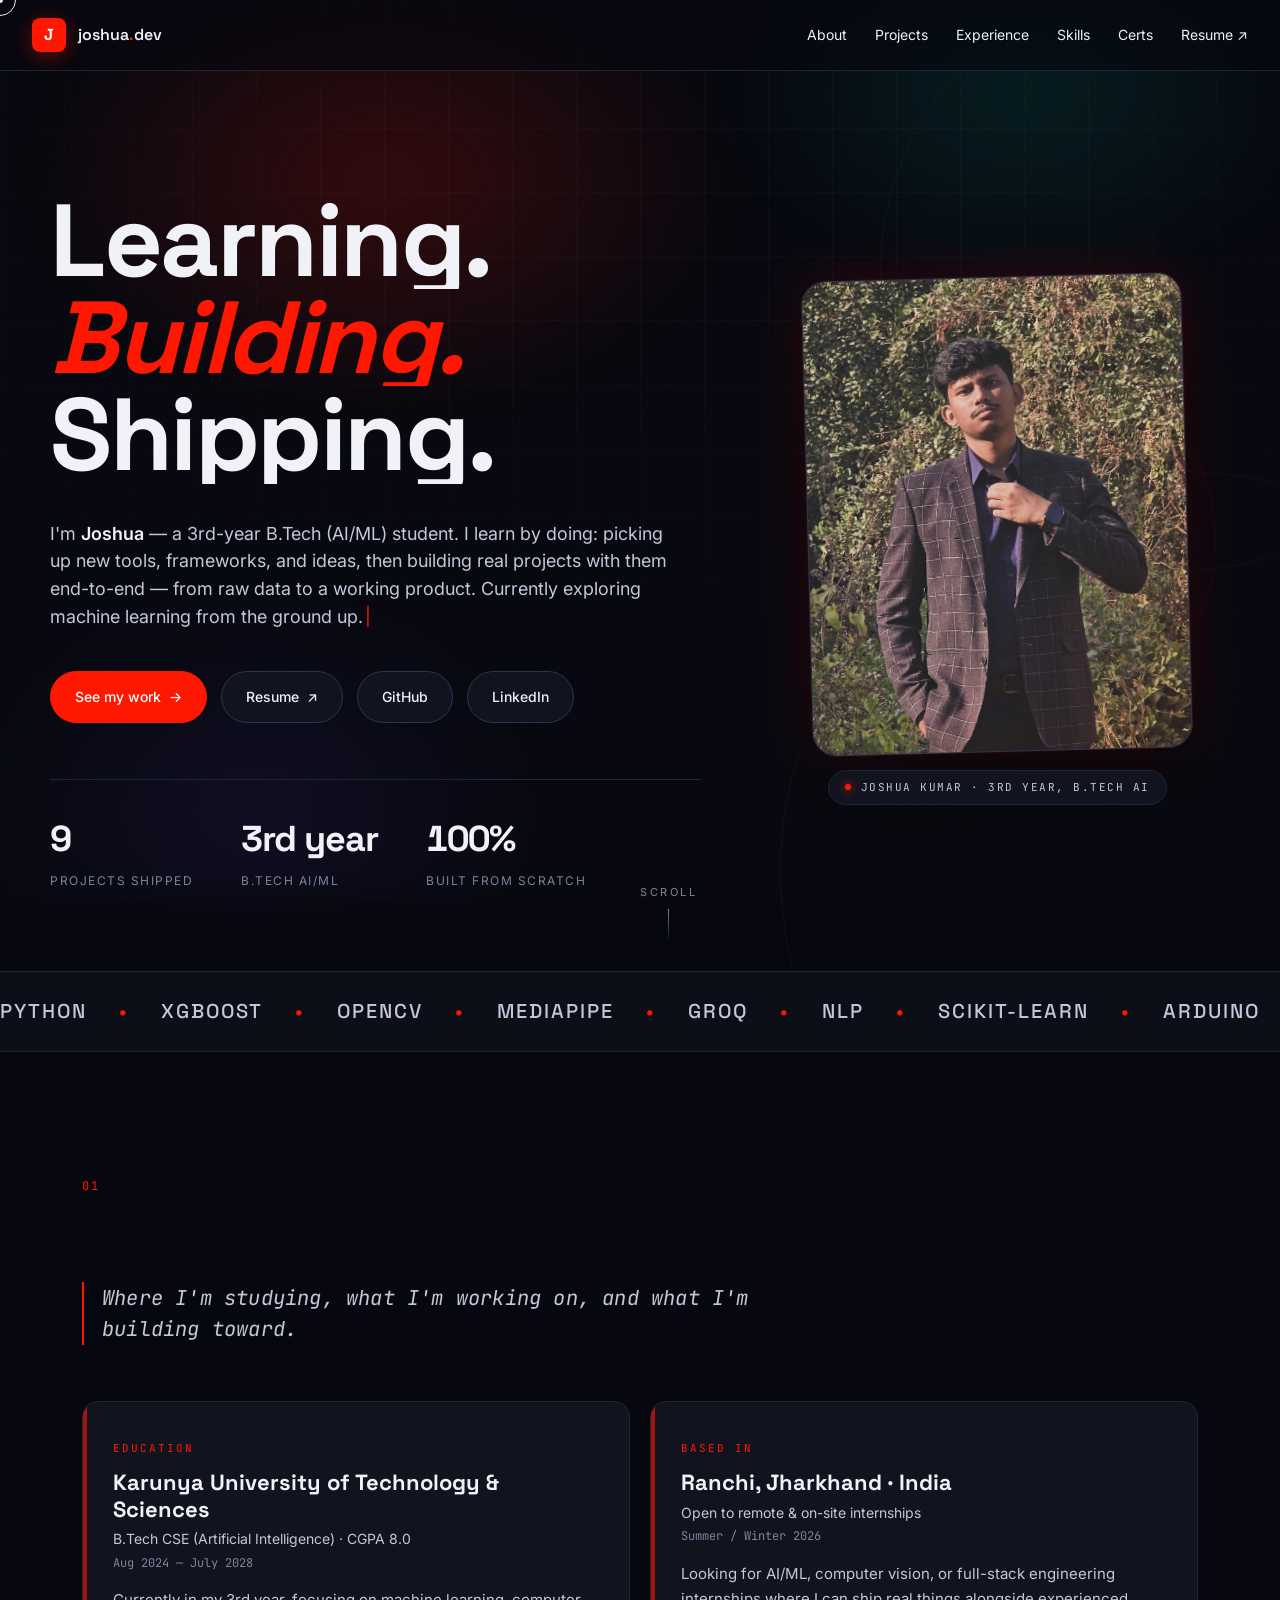
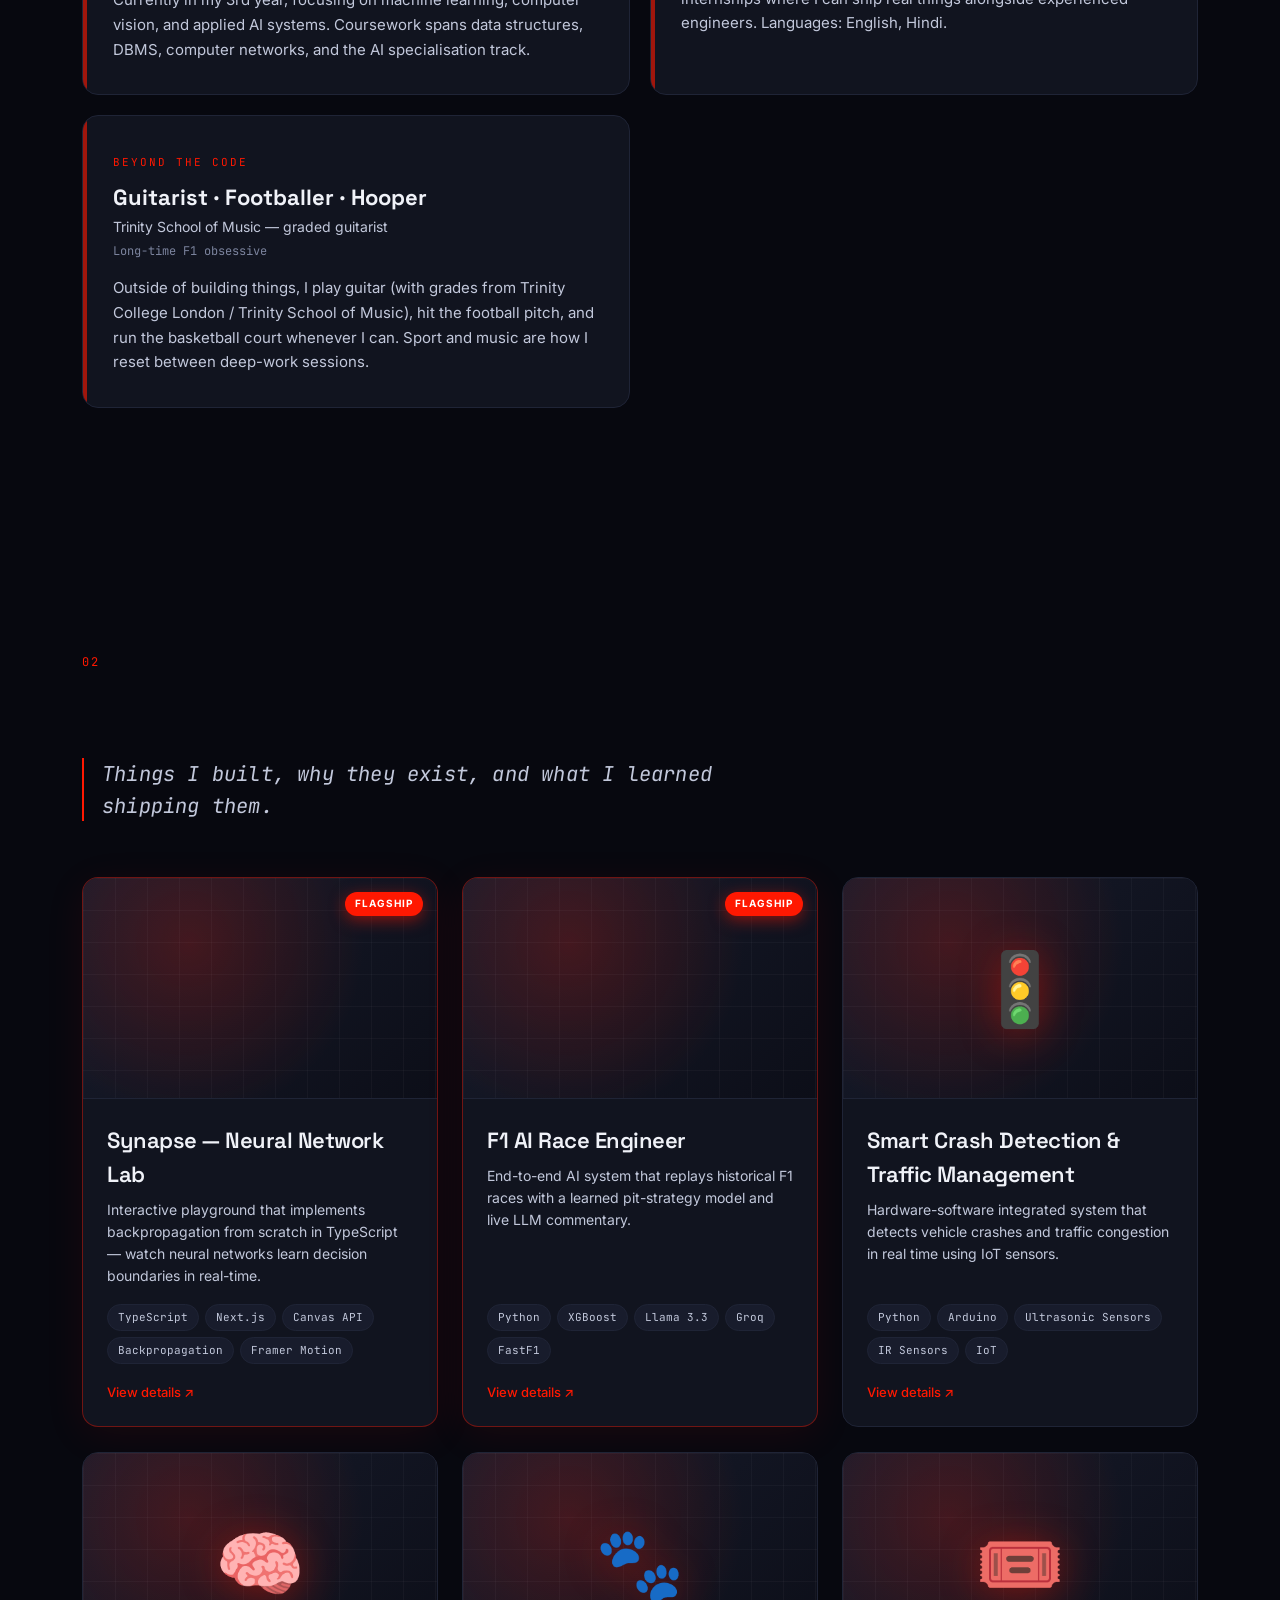
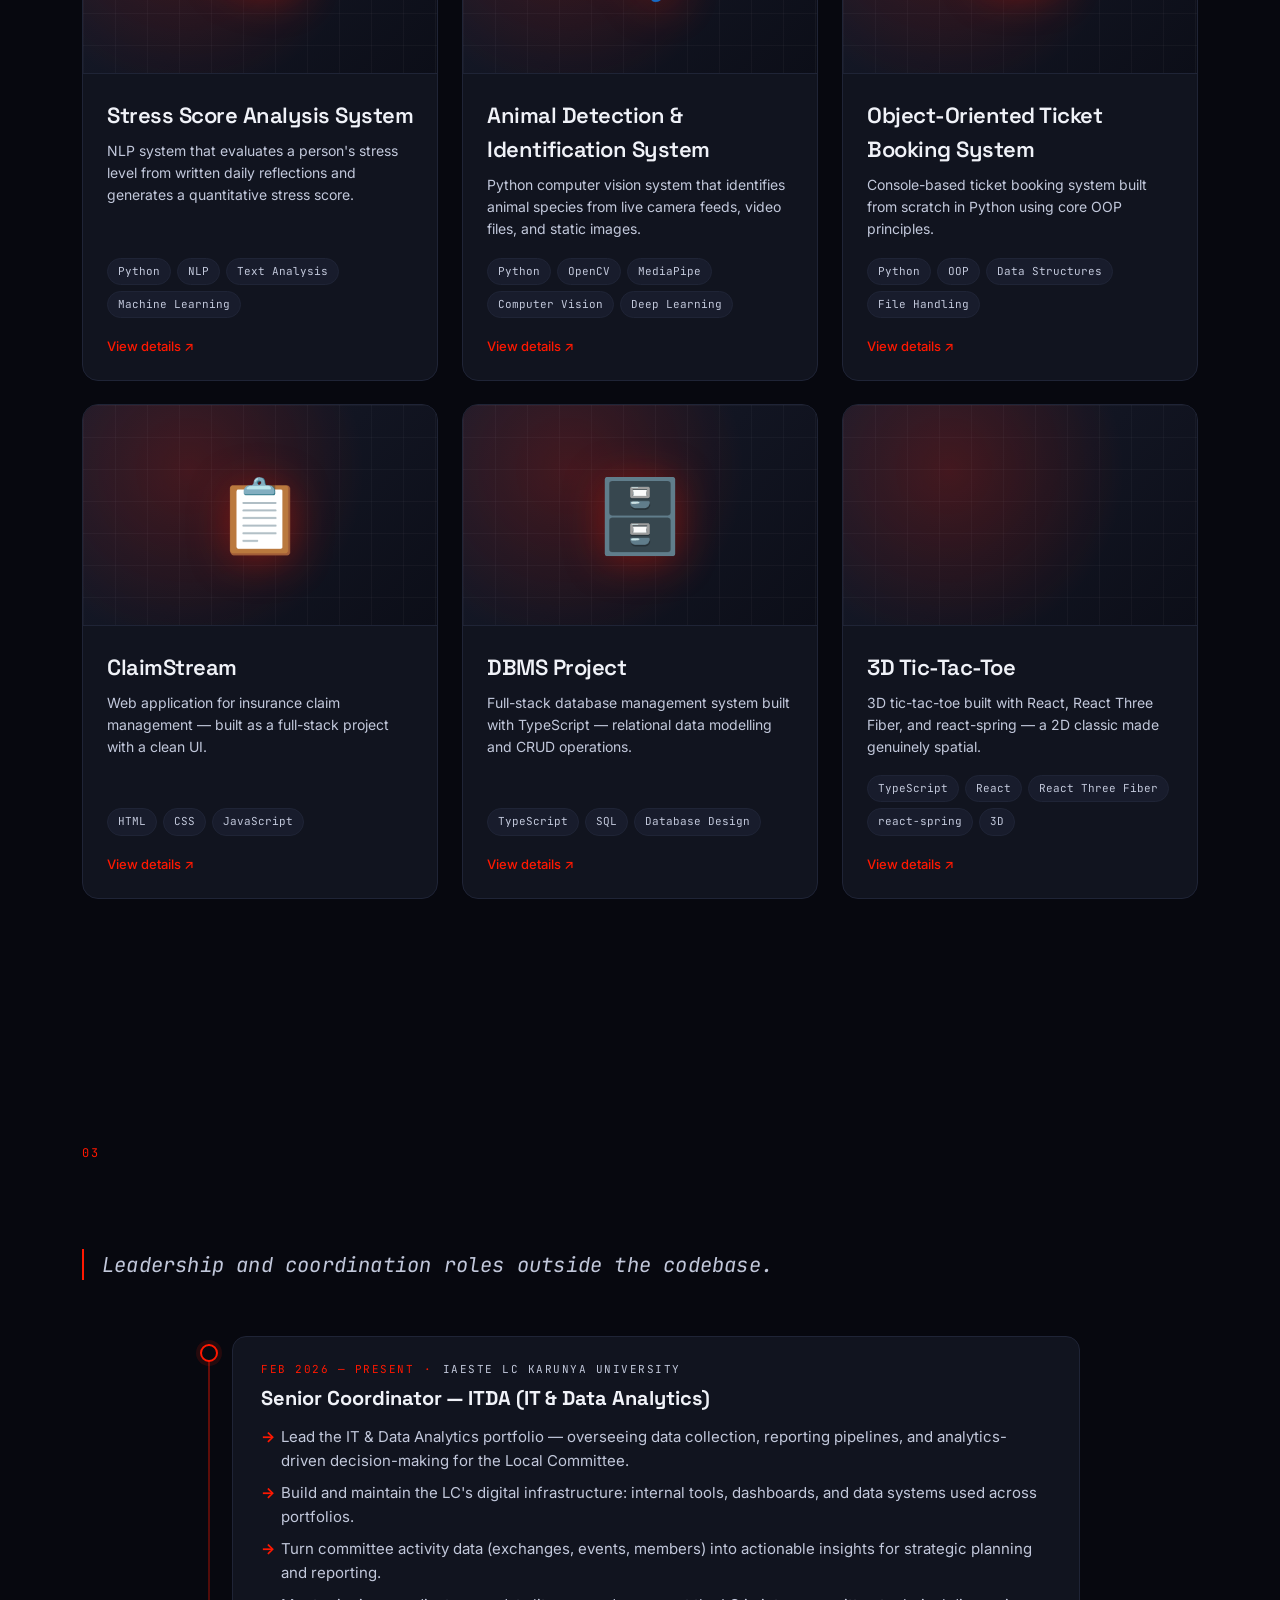
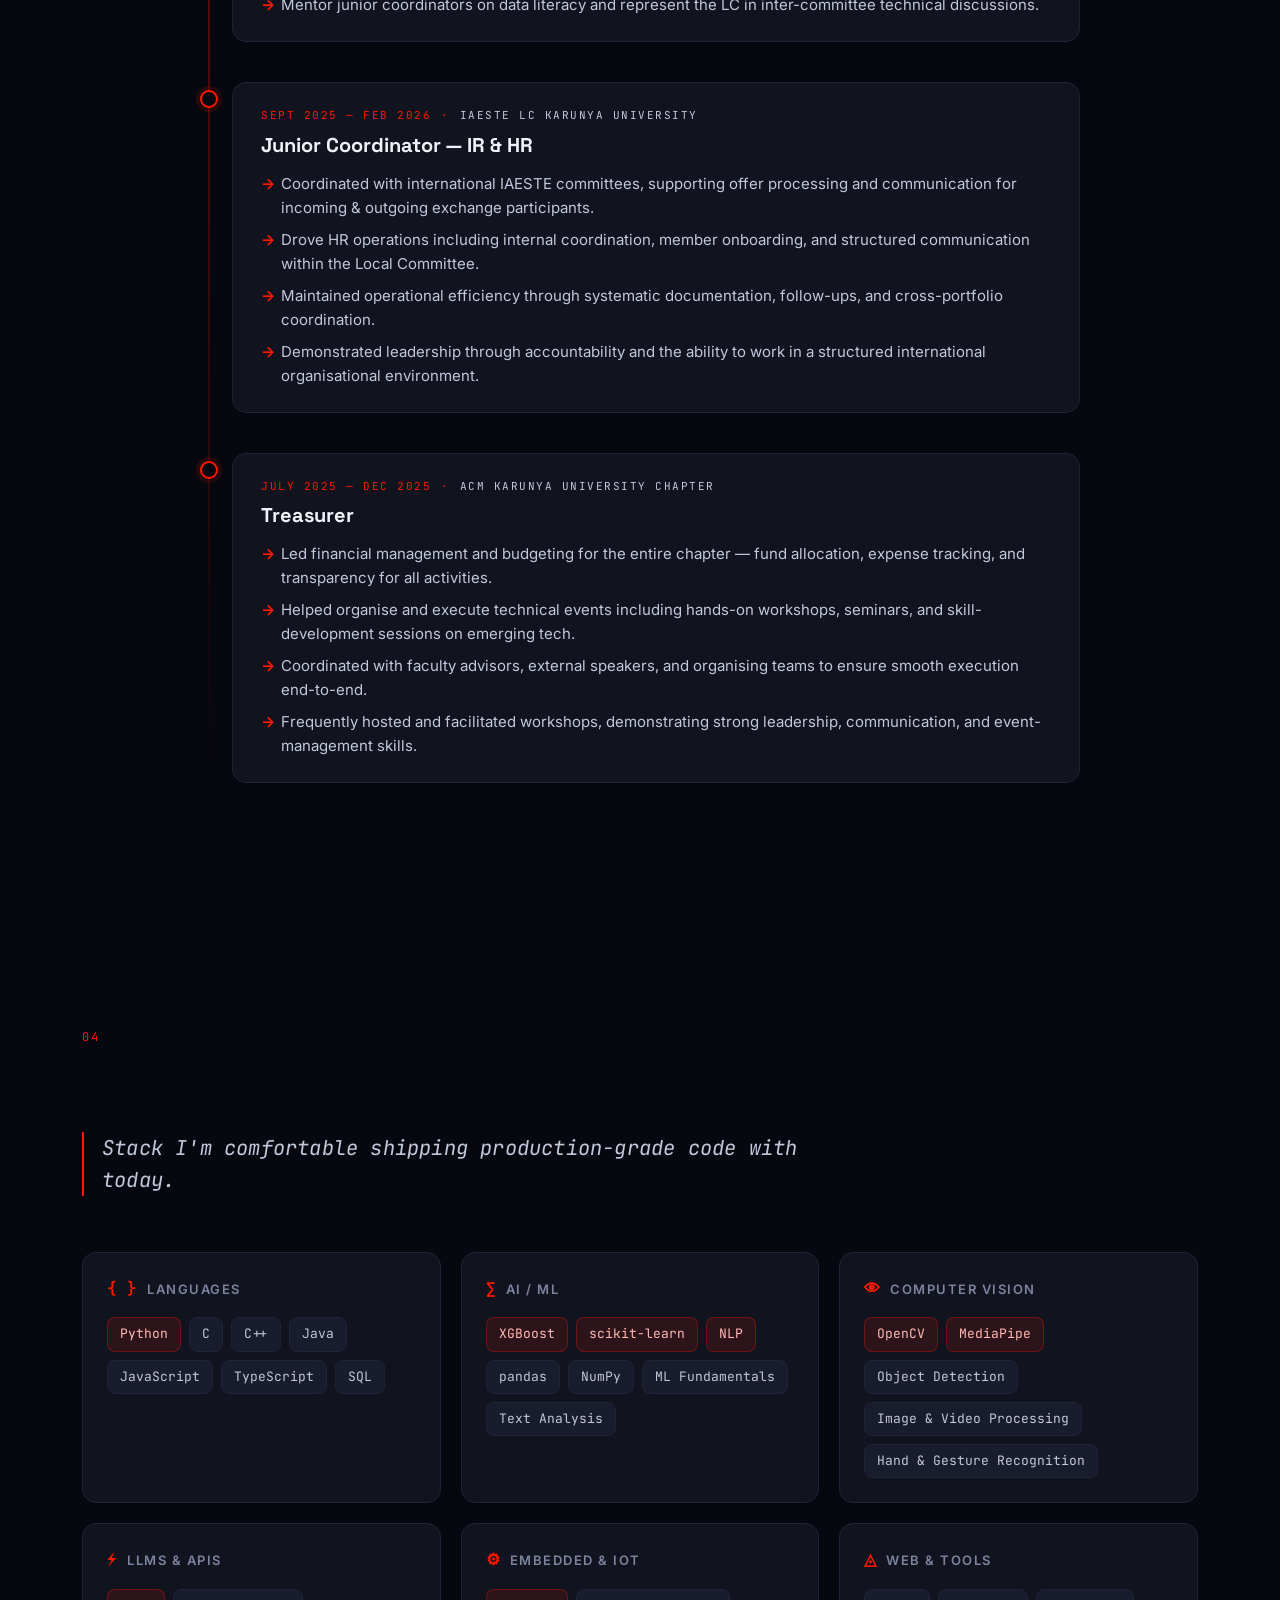
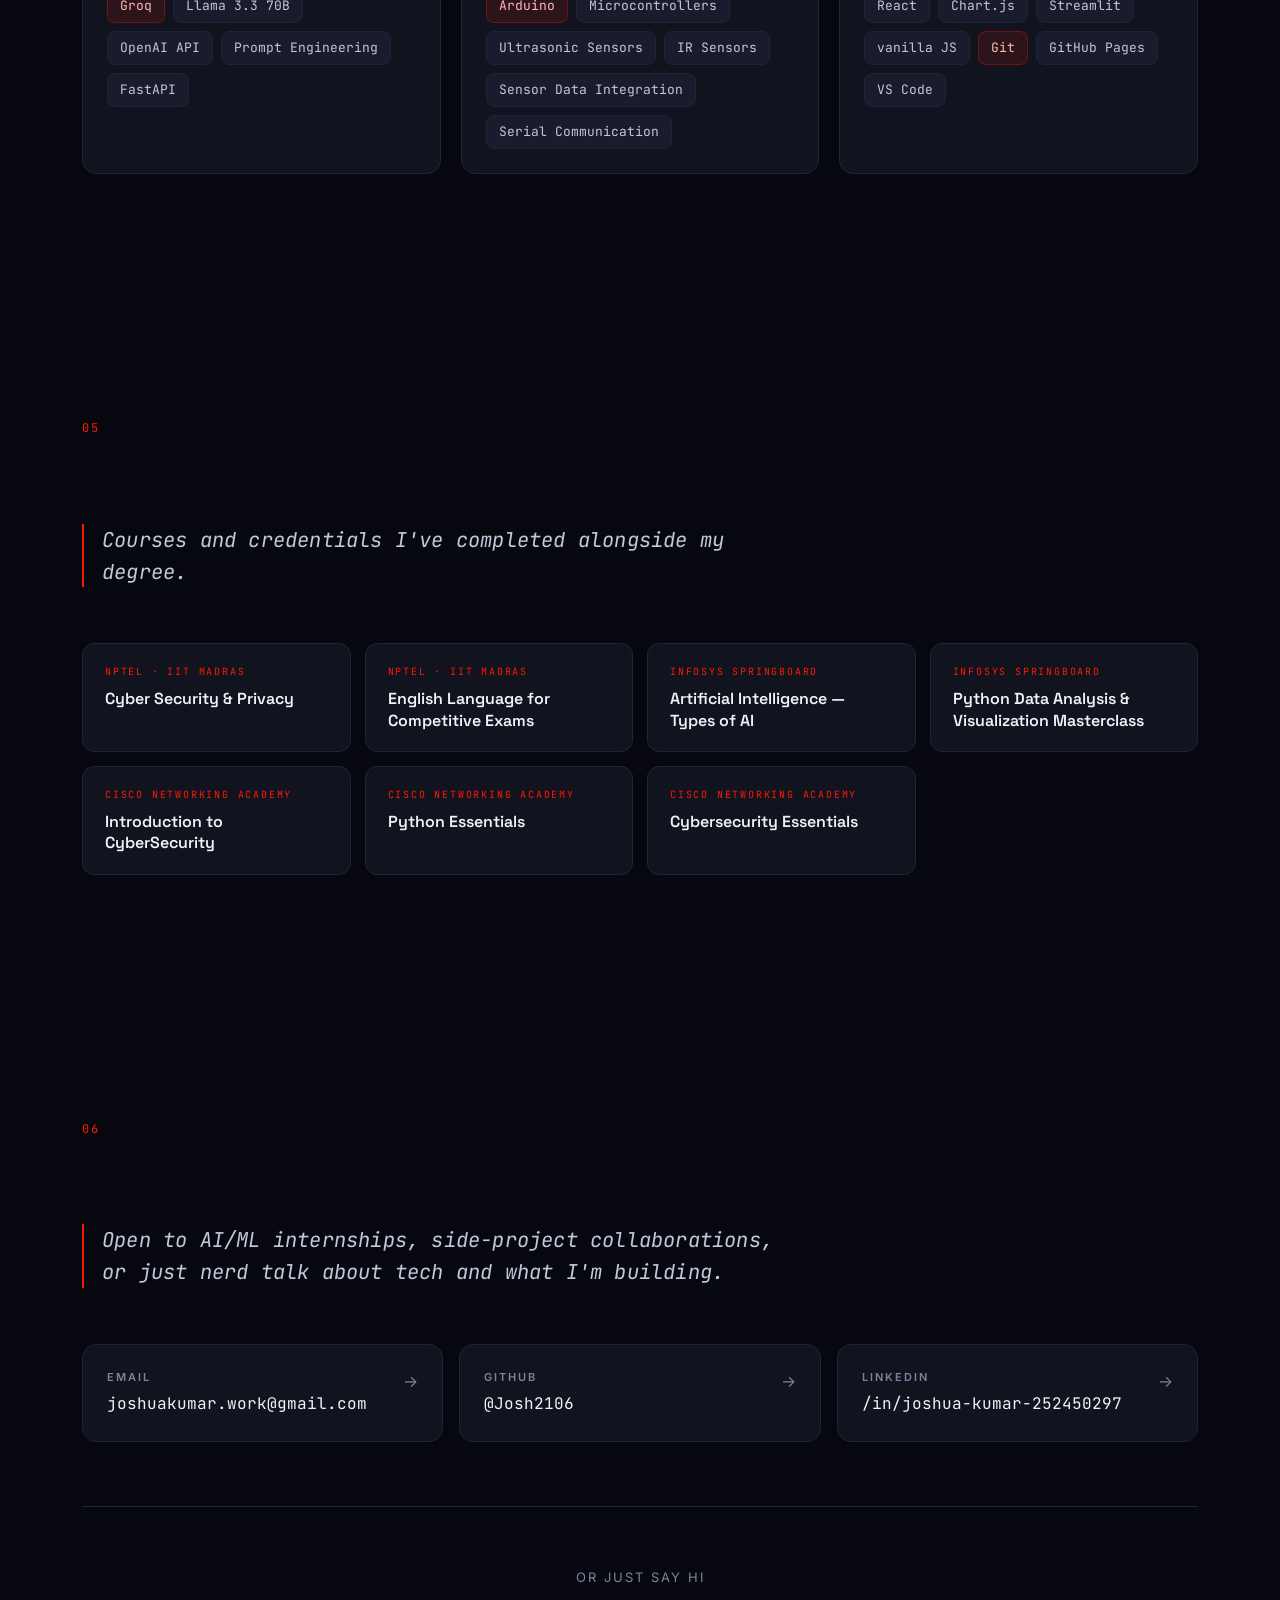
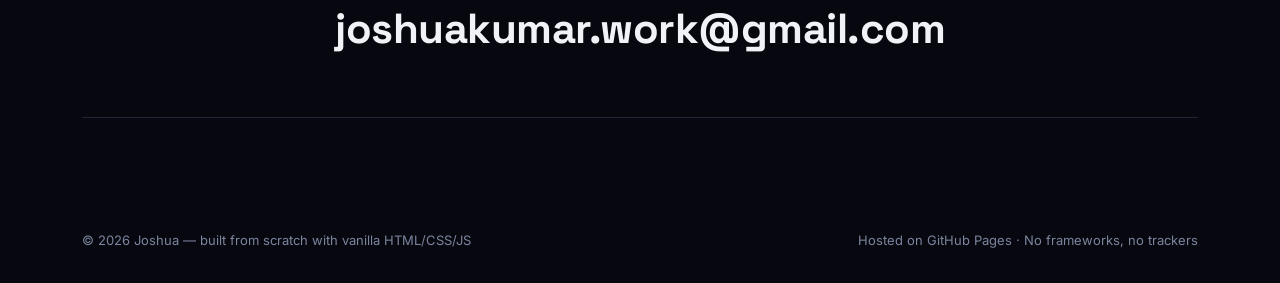
<file: index.html>
<!doctype html>
<html lang="en">
<head>
  <meta charset="utf-8" />
  <meta name="viewport" content="width=device-width, initial-scale=1" />
  <title>Joshua — AI/ML Engineer in Training</title>
  <meta name="description" content="3rd-year B.Tech AI/ML student building end-to-end ML systems with Python, XGBoost, and LLMs." />

  <!-- Favicon -->
  <link rel="icon" type="image/svg+xml" href="favicon.svg" />
  <link rel="alternate icon" type="image/png" href="favicon.svg" />
  <meta name="theme-color" content="#07080f" />

  <link rel="preconnect" href="https://fonts.googleapis.com" />
  <link rel="preconnect" href="https://fonts.gstatic.com" crossorigin />
  <link href="https://fonts.googleapis.com/css2?family=Inter:wght@300;400;500;600;700;800&family=JetBrains+Mono:wght@400;500&family=Space+Grotesk:wght@500;700&display=swap" rel="stylesheet" />
  <link rel="stylesheet" href="styles.css" />
</head>
<body>

<!-- Custom cursor -->
<div class="cursor" id="cursor"></div>
<div class="cursor-dot" id="cursor-dot"></div>

<!-- Scroll-progress bar -->
<div class="progress-bar" id="progress-bar"></div>

<!-- Animated background grid + mesh -->
<div class="bg-grid"></div>
<div class="bg-mesh" id="bg-mesh"></div>
<div class="bg-noise"></div>

<!-- NAV -->
<nav class="nav">
  <a class="brand" href="#top" data-cursor="hover">
    <span class="brand-mark">J</span>
    <span class="brand-name">joshua<span class="dot">.</span>dev</span>
  </a>
  <div class="nav-links">
    <a href="#about" data-section="about" data-cursor="hover">About</a>
    <a href="#projects" data-section="projects" data-cursor="hover">Projects</a>
    <a href="#experience" data-section="experience" data-cursor="hover">Experience</a>
    <a href="#skills" data-section="skills" data-cursor="hover">Skills</a>
    <a href="#certifications" data-section="certifications" data-cursor="hover">Certs</a>
    <a href="resume.html" target="_blank" data-cursor="hover">Resume ↗</a>
  </div>
</nav>

<!-- Floating section indicator (side rail) -->
<aside class="scroll-rail" aria-hidden="true">
  <a href="#top" class="rail-dot" data-section="top" data-label="Home">
    <span class="rail-dot-inner"></span>
    <span class="rail-tooltip">Home</span>
  </a>
  <a href="#about" class="rail-dot" data-section="about" data-label="About">
    <span class="rail-dot-inner"></span>
    <span class="rail-tooltip">About</span>
  </a>
  <a href="#projects" class="rail-dot" data-section="projects" data-label="Projects">
    <span class="rail-dot-inner"></span>
    <span class="rail-tooltip">Projects</span>
  </a>
  <a href="#experience" class="rail-dot" data-section="experience" data-label="Experience">
    <span class="rail-dot-inner"></span>
    <span class="rail-tooltip">Experience</span>
  </a>
  <a href="#skills" class="rail-dot" data-section="skills" data-label="Skills">
    <span class="rail-dot-inner"></span>
    <span class="rail-tooltip">Skills</span>
  </a>
  <a href="#certifications" class="rail-dot" data-section="certifications" data-label="Certifications">
    <span class="rail-dot-inner"></span>
    <span class="rail-tooltip">Certifications</span>
  </a>
  <a href="#contact" class="rail-dot" data-section="contact" data-label="Contact">
    <span class="rail-dot-inner"></span>
    <span class="rail-tooltip">Contact</span>
  </a>
</aside>

<!-- Sticky section-name label (top, only after scroll) -->
<div class="section-banner" id="section-banner" aria-hidden="true">
  <span class="section-banner-num" id="section-banner-num">00</span>
  <span class="section-banner-name" id="section-banner-name">Home</span>
</div>

<!-- HERO -->
<section id="top" class="hero">
  <div class="hero-inner hero-split">
  <div class="hero-text">
    <h1 class="hero-title">
      <span class="reveal-stagger" data-text="Learning."></span>
      <span class="reveal-stagger accent" data-text="Building."></span>
      <span class="reveal-stagger" data-text="Shipping."></span>
    </h1>

    <p class="hero-bio reveal">
      I'm <strong>Joshua</strong> — a 3rd-year B.Tech (AI/ML) student.
      I learn by doing: picking up new tools, frameworks, and ideas, then
      building real projects with them end-to-end — from raw data to a working product.
      <span class="cursor-blink" id="typer-target"></span>
    </p>

    <div class="hero-cta reveal">
      <a href="#projects" class="btn primary magnetic" data-cursor="hover">
        See my work
        <span class="arrow">→</span>
      </a>
      <a href="resume.html" target="_blank" rel="noopener" class="btn magnetic" data-cursor="hover">Resume <span class="arrow">↗</span></a>
      <a href="https://github.com/Josh2106" target="_blank" rel="noopener" class="btn magnetic" data-cursor="hover">GitHub</a>
      <a href="https://www.linkedin.com/in/joshua-kumar-252450297/" target="_blank" rel="noopener" class="btn magnetic" data-cursor="hover">LinkedIn</a>
    </div>

    <!-- Stats strip -->
    <div class="stats reveal">
      <div class="stat">
        <span class="stat-num" data-count="9" data-suffix="">0</span>
        <span class="stat-label">Projects shipped</span>
      </div>
      <div class="stat">
        <span class="stat-num" data-count="3" data-suffix="rd year">0</span>
        <span class="stat-label">B.Tech AI/ML</span>
      </div>
      <div class="stat">
        <span class="stat-num" data-count="100" data-suffix="%">0</span>
        <span class="stat-label">Built from scratch</span>
      </div>
    </div>
  </div>

  <!-- Hero photo -->
  <div class="hero-photo reveal">
    <div class="hero-photo-frame">
      <img src="assets/joshua.jpg" alt="Joshua Kumar" />
      <div class="hero-photo-ring"></div>
    </div>
    <div class="hero-photo-tag">
      <span class="hero-photo-dot"></span>
      <span>Joshua Kumar · 3rd year, B.Tech AI</span>
    </div>
  </div>

  </div>

  <!-- Floating orbit shapes -->
  <div class="orbit-wrap" aria-hidden="true">
    <div class="orbit orbit-1"></div>
    <div class="orbit orbit-2"></div>
    <div class="orbit orbit-3"></div>
  </div>

  <div class="scroll-hint reveal">
    <span>scroll</span>
    <span class="scroll-line"></span>
  </div>
</section>

<!-- MARQUEE -->
<div class="marquee" aria-hidden="true">
  <div class="marquee-track">
    <span>PYTHON</span><span>•</span>
    <span>XGBOOST</span><span>•</span>
    <span>OPENCV</span><span>•</span>
    <span>MEDIAPIPE</span><span>•</span>
    <span>GROQ</span><span>•</span>
    <span>NLP</span><span>•</span>
    <span>SCIKIT-LEARN</span><span>•</span>
    <span>ARDUINO</span><span>•</span>
    <span>REACT</span><span>•</span>
    <span>TYPESCRIPT</span><span>•</span>
    <span>LLAMA 3.3</span><span>•</span>
    <span>PANDAS</span><span>•</span>
    <!-- repeat for seamless loop -->
    <span>PYTHON</span><span>•</span>
    <span>XGBOOST</span><span>•</span>
    <span>OPENCV</span><span>•</span>
    <span>MEDIAPIPE</span><span>•</span>
    <span>GROQ</span><span>•</span>
    <span>NLP</span><span>•</span>
    <span>SCIKIT-LEARN</span><span>•</span>
    <span>ARDUINO</span><span>•</span>
    <span>REACT</span><span>•</span>
    <span>TYPESCRIPT</span><span>•</span>
    <span>LLAMA 3.3</span><span>•</span>
    <span>PANDAS</span><span>•</span>
  </div>
</div>

<!-- ABOUT / EDUCATION -->
<section id="about" class="section">
  <header class="section-head reveal">
    <span class="section-num">01</span>
    <h2><span data-letters="About me."></span></h2>
    <p class="muted">Where I'm studying, what I'm working on, and what I'm building toward.</p>
  </header>

  <div class="about-grid">
    <div class="about-card reveal">
      <span class="about-label">Education</span>
      <h3 class="about-title">Karunya University of Technology &amp; Sciences</h3>
      <p class="about-meta">B.Tech CSE (Artificial Intelligence) · CGPA 8.0</p>
      <p class="about-date">Aug 2024 — July 2028</p>
      <p class="about-body">Currently in my 3rd year, focusing on machine learning, computer vision, and applied AI systems. Coursework spans data structures, DBMS, computer networks, and the AI specialisation track.</p>
    </div>
    <div class="about-card reveal">
      <span class="about-label">Based in</span>
      <h3 class="about-title">Ranchi, Jharkhand · India</h3>
      <p class="about-meta">Open to remote &amp; on-site internships</p>
      <p class="about-date">Summer / Winter 2026</p>
      <p class="about-body">Looking for AI/ML, computer vision, or full-stack engineering internships where I can ship real things alongside experienced engineers. Languages: English, Hindi.</p>
    </div>
    <div class="about-card reveal">
      <span class="about-label">Beyond the code</span>
      <h3 class="about-title">Guitarist · Footballer · Hooper</h3>
      <p class="about-meta">Trinity School of Music — graded guitarist</p>
      <p class="about-date">Long-time F1 obsessive</p>
      <p class="about-body">Outside of building things, I play guitar (with grades from Trinity College London / Trinity School of Music), hit the football pitch, and run the basketball court whenever I can. Sport and music are how I reset between deep-work sessions.</p>
    </div>
  </div>
</section>

<!-- PROJECTS -->
<section id="projects" class="section">
  <header class="section-head reveal">
    <span class="section-num">02</span>
    <h2><span data-letters="Selected work."></span></h2>
    <p class="muted">Things I built, why they exist, and what I learned shipping them.</p>
  </header>
  <div id="projects-grid" class="projects-grid">
    <!-- populated by app.js -->
  </div>
</section>

<!-- EXPERIENCE -->
<section id="experience" class="section">
  <header class="section-head reveal">
    <span class="section-num">03</span>
    <h2><span data-letters="Experience."></span></h2>
    <p class="muted">Leadership and coordination roles outside the codebase.</p>
  </header>

  <div class="timeline">
    <div class="timeline-item reveal">
      <div class="timeline-marker"></div>
      <div class="timeline-content">
        <div class="timeline-meta">
          <span class="timeline-date">Feb 2026 — Present</span>
          <span class="timeline-dot">·</span>
          <span class="timeline-org">IAESTE LC Karunya University</span>
        </div>
        <h3 class="timeline-role">Senior Coordinator — ITDA (IT &amp; Data Analytics)</h3>
        <ul class="timeline-bullets">
          <li>Lead the IT &amp; Data Analytics portfolio — overseeing data collection, reporting pipelines, and analytics-driven decision-making for the Local Committee.</li>
          <li>Build and maintain the LC's digital infrastructure: internal tools, dashboards, and data systems used across portfolios.</li>
          <li>Turn committee activity data (exchanges, events, members) into actionable insights for strategic planning and reporting.</li>
          <li>Mentor junior coordinators on data literacy and represent the LC in inter-committee technical discussions.</li>
        </ul>
      </div>
    </div>

    <div class="timeline-item reveal">
      <div class="timeline-marker"></div>
      <div class="timeline-content">
        <div class="timeline-meta">
          <span class="timeline-date">Sept 2025 — Feb 2026</span>
          <span class="timeline-dot">·</span>
          <span class="timeline-org">IAESTE LC Karunya University</span>
        </div>
        <h3 class="timeline-role">Junior Coordinator — IR &amp; HR</h3>
        <ul class="timeline-bullets">
          <li>Coordinated with international IAESTE committees, supporting offer processing and communication for incoming &amp; outgoing exchange participants.</li>
          <li>Drove HR operations including internal coordination, member onboarding, and structured communication within the Local Committee.</li>
          <li>Maintained operational efficiency through systematic documentation, follow-ups, and cross-portfolio coordination.</li>
          <li>Demonstrated leadership through accountability and the ability to work in a structured international organisational environment.</li>
        </ul>
      </div>
    </div>

    <div class="timeline-item reveal">
      <div class="timeline-marker"></div>
      <div class="timeline-content">
        <div class="timeline-meta">
          <span class="timeline-date">July 2025 — Dec 2025</span>
          <span class="timeline-dot">·</span>
          <span class="timeline-org">ACM Karunya University Chapter</span>
        </div>
        <h3 class="timeline-role">Treasurer</h3>
        <ul class="timeline-bullets">
          <li>Led financial management and budgeting for the entire chapter — fund allocation, expense tracking, and transparency for all activities.</li>
          <li>Helped organise and execute technical events including hands-on workshops, seminars, and skill-development sessions on emerging tech.</li>
          <li>Coordinated with faculty advisors, external speakers, and organising teams to ensure smooth execution end-to-end.</li>
          <li>Frequently hosted and facilitated workshops, demonstrating strong leadership, communication, and event-management skills.</li>
        </ul>
      </div>
    </div>
  </div>
</section>

<!-- SKILLS -->
<section id="skills" class="section">
  <header class="section-head reveal">
    <span class="section-num">04</span>
    <h2><span data-letters="The toolbox."></span></h2>
    <p class="muted">Stack I'm comfortable shipping production-grade code with today.</p>
  </header>
  <div class="skills-grid">
    <div class="skill-group reveal">
      <h3><span class="skill-icon">{ }</span> Languages</h3>
      <div class="tag-list">
        <span class="tag strong">Python</span>
        <span class="tag">C</span>
        <span class="tag">C++</span>
        <span class="tag">Java</span>
        <span class="tag">JavaScript</span>
        <span class="tag">TypeScript</span>
        <span class="tag">SQL</span>
      </div>
    </div>
    <div class="skill-group reveal">
      <h3><span class="skill-icon">∑</span> AI / ML</h3>
      <div class="tag-list">
        <span class="tag strong">XGBoost</span>
        <span class="tag strong">scikit-learn</span>
        <span class="tag strong">NLP</span>
        <span class="tag">pandas</span>
        <span class="tag">NumPy</span>
        <span class="tag">ML Fundamentals</span>
        <span class="tag">Text Analysis</span>
      </div>
    </div>
    <div class="skill-group reveal">
      <h3><span class="skill-icon">👁</span> Computer Vision</h3>
      <div class="tag-list">
        <span class="tag strong">OpenCV</span>
        <span class="tag strong">MediaPipe</span>
        <span class="tag">Object Detection</span>
        <span class="tag">Image &amp; Video Processing</span>
        <span class="tag">Hand &amp; Gesture Recognition</span>
      </div>
    </div>
    <div class="skill-group reveal">
      <h3><span class="skill-icon">⚡</span> LLMs &amp; APIs</h3>
      <div class="tag-list">
        <span class="tag strong">Groq</span>
        <span class="tag">Llama 3.3 70B</span>
        <span class="tag">OpenAI API</span>
        <span class="tag">Prompt Engineering</span>
        <span class="tag">FastAPI</span>
      </div>
    </div>
    <div class="skill-group reveal">
      <h3><span class="skill-icon">⚙</span> Embedded &amp; IoT</h3>
      <div class="tag-list">
        <span class="tag strong">Arduino</span>
        <span class="tag">Microcontrollers</span>
        <span class="tag">Ultrasonic Sensors</span>
        <span class="tag">IR Sensors</span>
        <span class="tag">Sensor Data Integration</span>
        <span class="tag">Serial Communication</span>
      </div>
    </div>
    <div class="skill-group reveal">
      <h3><span class="skill-icon">◬</span> Web &amp; Tools</h3>
      <div class="tag-list">
        <span class="tag">React</span>
        <span class="tag">Chart.js</span>
        <span class="tag">Streamlit</span>
        <span class="tag">vanilla JS</span>
        <span class="tag strong">Git</span>
        <span class="tag">GitHub Pages</span>
        <span class="tag">VS Code</span>
      </div>
    </div>
  </div>
</section>

<!-- CONTACT -->
<!-- CERTIFICATIONS -->
<section id="certifications" class="section">
  <header class="section-head reveal">
    <span class="section-num">05</span>
    <h2><span data-letters="Certifications."></span></h2>
    <p class="muted">Courses and credentials I've completed alongside my degree.</p>
  </header>
  <div class="certs-grid">
    <div class="cert-card reveal">
      <span class="cert-issuer">NPTEL · IIT Madras</span>
      <h4 class="cert-name">Cyber Security &amp; Privacy</h4>
    </div>
    <div class="cert-card reveal">
      <span class="cert-issuer">NPTEL · IIT Madras</span>
      <h4 class="cert-name">English Language for Competitive Exams</h4>
    </div>
    <div class="cert-card reveal">
      <span class="cert-issuer">Infosys Springboard</span>
      <h4 class="cert-name">Artificial Intelligence — Types of AI</h4>
    </div>
    <div class="cert-card reveal">
      <span class="cert-issuer">Infosys Springboard</span>
      <h4 class="cert-name">Python Data Analysis &amp; Visualization Masterclass</h4>
    </div>
    <div class="cert-card reveal">
      <span class="cert-issuer">Cisco Networking Academy</span>
      <h4 class="cert-name">Introduction to CyberSecurity</h4>
    </div>
    <div class="cert-card reveal">
      <span class="cert-issuer">Cisco Networking Academy</span>
      <h4 class="cert-name">Python Essentials</h4>
    </div>
    <div class="cert-card reveal">
      <span class="cert-issuer">Cisco Networking Academy</span>
      <h4 class="cert-name">Cybersecurity Essentials</h4>
    </div>
  </div>
</section>

<section id="contact" class="section contact-section">
  <header class="section-head reveal">
    <span class="section-num">06</span>
    <h2><span data-letters="Let's build something."></span></h2>
    <p class="muted">Open to AI/ML internships, side-project collaborations, or just nerd talk about tech and what I'm building.</p>
  </header>
  <div class="contact-grid">
    <a class="contact-card reveal" href="mailto:joshuakumar.work@gmail.com" data-cursor="hover">
      <span class="contact-label">Email</span>
      <span class="contact-value">joshuakumar.work@gmail.com</span>
      <span class="contact-arrow">→</span>
    </a>
    <a class="contact-card reveal" href="https://github.com/Josh2106" target="_blank" rel="noopener" data-cursor="hover">
      <span class="contact-label">GitHub</span>
      <span class="contact-value">@Josh2106</span>
      <span class="contact-arrow">→</span>
    </a>
    <a class="contact-card reveal" href="https://www.linkedin.com/in/joshua-kumar-252450297/" target="_blank" rel="noopener" data-cursor="hover">
      <span class="contact-label">LinkedIn</span>
      <span class="contact-value">/in/joshua-kumar-252450297</span>
      <span class="contact-arrow">→</span>
    </a>
  </div>

  <div class="big-cta reveal">
    <span class="big-cta-label">or just say hi</span>
    <a href="mailto:joshuakumar.work@gmail.com" class="big-cta-link" data-cursor="hover">
      joshuakumar.work@gmail.com
    </a>
  </div>
</section>

<!-- PROJECT MODAL -->
<div class="modal" id="project-modal" aria-hidden="true" role="dialog" aria-modal="true">
  <div class="modal-backdrop" data-close></div>
  <div class="modal-panel" role="document">
    <button class="modal-close" data-close aria-label="Close" data-cursor="hover">
      <span>✕</span>
    </button>
    <div class="modal-content" id="modal-content">
      <!-- populated by app.js -->
    </div>
  </div>
</div>

<footer class="footer">
  <span>© <span id="year"></span> Joshua — built from scratch with vanilla HTML/CSS/JS</span>
  <span class="muted">Hosted on GitHub Pages · No frameworks, no trackers</span>
</footer>

<script src="app.js"></script>
</body>
</html>
</file>
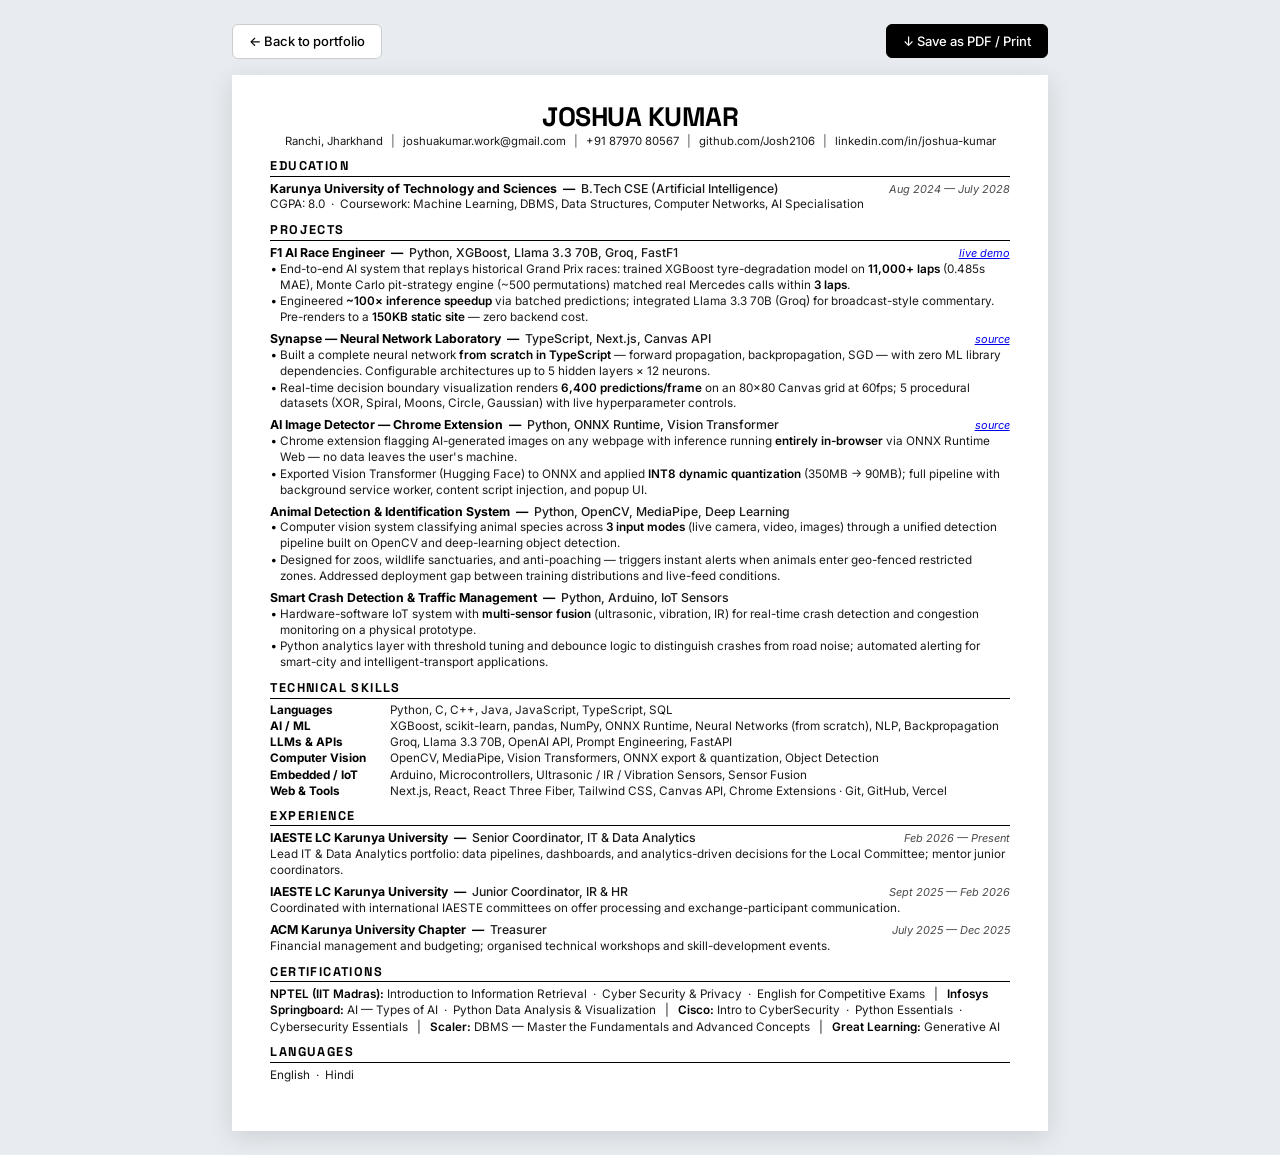
<file: resume.html>
<!doctype html>
<html lang="en">
<head>
<meta charset="utf-8" />
<meta name="viewport" content="width=device-width, initial-scale=1" />
<title>Joshua Kumar — Resume</title>
<meta name="description" content="Joshua Kumar — B.Tech CSE (AI) student. Resume." />
<link rel="icon" type="image/svg+xml" href="favicon.svg" />
<link rel="preconnect" href="https://fonts.googleapis.com" />
<link rel="preconnect" href="https://fonts.gstatic.com" crossorigin />
<link href="https://fonts.googleapis.com/css2?family=Inter:wght@400;500;600;700&family=Space+Grotesk:wght@600;700&display=swap" rel="stylesheet" />
<style>
  :root {
    --ink: #000000;
    --ink-soft: #1a1a1a;
    --ink-muted: #4a4a4a;
    --accent: #000000;
    --line: #cccccc;
    --bg: #ffffff;
  }
  * { box-sizing: border-box; margin: 0; padding: 0; }
  html { -webkit-print-color-adjust: exact; print-color-adjust: exact; }
  body {
    font-family: 'Inter', system-ui, sans-serif;
    background: #e8ecf0;
    color: var(--ink);
    line-height: 1.3;
    -webkit-font-smoothing: antialiased;
    padding: 24px 16px;
  }
  .toolbar {
    max-width: 8.5in;
    margin: 0 auto 16px;
    display: flex;
    justify-content: space-between;
    align-items: center;
    gap: 12px;
    flex-wrap: wrap;
  }
  .toolbar a, .toolbar button {
    font-family: inherit;
    font-size: 13px;
    font-weight: 500;
    padding: 8px 16px;
    border-radius: 6px;
    border: 1px solid var(--line);
    background: #fff;
    color: var(--ink);
    cursor: pointer;
    text-decoration: none;
    transition: all 0.15s ease;
  }
  .toolbar a:hover, .toolbar button:hover {
    background: var(--ink);
    color: #fff;
    border-color: var(--ink);
  }
  .toolbar .print-btn { background: var(--ink); color: #fff; border-color: var(--ink); }
  .toolbar .print-btn:hover { background: #333; border-color: #333; }

  .page {
    width: 8.5in;
    height: 11in;
    background: var(--bg);
    margin: 0 auto;
    padding: 0.3in 0.4in;
    box-shadow: 0 6px 24px rgba(0, 0, 0, 0.12);
    color: var(--ink);
    font-size: 9pt;
    overflow: hidden;
  }

  /* HEADER */
  .name {
    font-family: 'Space Grotesk', sans-serif;
    font-size: 20pt;
    font-weight: 700;
    letter-spacing: -0.5px;
    text-align: center;
    color: var(--ink);
    line-height: 1;
  }
  .contact-line {
    text-align: center;
    margin-top: 4px;
    font-size: 8.5pt;
    color: var(--ink-soft);
  }
  .contact-line a { color: var(--ink-soft); text-decoration: none; }
  .contact-line .sep { margin: 0 5px; color: var(--ink-muted); }

  /* SECTION */
  .sec { margin-top: 9px; }
  .sec-title {
    font-family: 'Space Grotesk', sans-serif;
    font-size: 9.5pt;
    font-weight: 700;
    text-transform: uppercase;
    letter-spacing: 1.4px;
    color: var(--ink);
    border-bottom: 1.2px solid var(--ink);
    padding-bottom: 1px;
    margin-bottom: 4px;
  }

  /* ENTRY */
  .entry { margin-bottom: 5px; break-inside: avoid; }
  .entry:last-child { margin-bottom: 0; }
  .entry-head {
    display: flex;
    justify-content: space-between;
    align-items: baseline;
    gap: 8px;
  }
  .entry-title { font-weight: 700; font-size: 9.2pt; color: var(--ink); }
  .entry-title em { font-weight: 500; color: var(--ink-soft); font-style: normal; }
  .entry-date {
    font-size: 8.2pt;
    color: var(--ink-muted);
    font-style: italic;
    white-space: nowrap;
  }
  .entry-sub {
    font-size: 8.8pt;
    color: var(--ink-soft);
    margin-top: 1px;
    line-height: 1.35;
  }
  .entry ul { list-style: none; padding-left: 0; margin-top: 1px; }
  .entry ul li {
    position: relative;
    padding-left: 10px;
    margin-bottom: 1px;
    font-size: 8.8pt;
    line-height: 1.35;
    color: var(--ink-soft);
  }
  .entry ul li::before {
    content: "\2022";
    position: absolute;
    left: 1px;
    color: var(--ink);
    font-weight: 700;
  }
  .entry ul li strong { color: var(--ink); font-weight: 600; }

  /* SKILLS */
  .skills-row {
    display: grid;
    grid-template-columns: 110px 1fr;
    gap: 2px 10px;
    font-size: 8.8pt;
    margin-bottom: 1px;
  }
  .skills-label { font-weight: 700; color: var(--ink); }
  .skills-value { color: var(--ink-soft); }

  /* COMPACT */
  .compact-list {
    font-size: 8.8pt;
    color: var(--ink-soft);
    line-height: 1.4;
  }
  .compact-list strong { color: var(--ink); font-weight: 600; }

  /* PRINT */
  @media print {
    body { background: #fff; padding: 0; }
    .toolbar { display: none; }
    .page {
      box-shadow: none;
      margin: 0;
      padding: 0.3in 0.4in;
      width: 100%;
      height: auto;
      min-height: auto;
    }
    a { color: inherit; text-decoration: none; }
  }

  @page {
    size: letter;
    margin: 0;
  }
</style>
</head>
<body>

<div class="toolbar">
  <a href="index.html">&larr; Back to portfolio</a>
  <button class="print-btn" onclick="window.print()">&darr; Save as PDF / Print</button>
</div>

<div class="page">

  <!-- HEADER -->
  <h1 class="name">JOSHUA KUMAR</h1>
  <div class="contact-line">
    Ranchi, Jharkhand
    <span class="sep">|</span>
    <a href="mailto:joshuakumar.work@gmail.com">joshuakumar.work@gmail.com</a>
    <span class="sep">|</span>
    +91 87970 80567
    <span class="sep">|</span>
    <a href="https://github.com/Josh2106" target="_blank">github.com/Josh2106</a>
    <span class="sep">|</span>
    <a href="https://www.linkedin.com/in/joshua-kumar-252450297/" target="_blank">linkedin.com/in/joshua-kumar</a>
  </div>

  <!-- EDUCATION -->
  <div class="sec">
    <div class="sec-title">Education</div>
    <div class="entry">
      <div class="entry-head">
        <span class="entry-title">Karunya University of Technology and Sciences &nbsp;&mdash;&nbsp; <em>B.Tech CSE (Artificial Intelligence)</em></span>
        <span class="entry-date">Aug 2024 &mdash; July 2028</span>
      </div>
      <div class="entry-sub">CGPA: 8.0 &nbsp;&middot;&nbsp; Coursework: Machine Learning, DBMS, Data Structures, Computer Networks, AI Specialisation</div>
    </div>
  </div>

  <!-- PROJECTS -->
  <div class="sec">
    <div class="sec-title">Projects</div>

    <!-- 1. F1 AI Race Engineer -->
    <div class="entry">
      <div class="entry-head">
        <span class="entry-title">F1 AI Race Engineer &nbsp;&mdash;&nbsp; <em>Python, XGBoost, Llama 3.3 70B, Groq, FastF1</em></span>
        <span class="entry-date"><a href="https://josh2106.github.io/f1-ai-race-engineer/" target="_blank">live demo</a></span>
      </div>
      <ul>
        <li>End-to-end AI system that replays historical Grand Prix races: trained XGBoost tyre-degradation model on <strong>11,000+ laps</strong> (0.485s MAE), Monte Carlo pit-strategy engine (~500 permutations) matched real Mercedes calls within <strong>3 laps</strong>.</li>
        <li>Engineered <strong>~100&times; inference speedup</strong> via batched predictions; integrated Llama 3.3 70B (Groq) for broadcast-style commentary. Pre-renders to a <strong>150KB static site</strong> &mdash; zero backend cost.</li>
      </ul>
    </div>

    <!-- 2. Synapse -->
    <div class="entry">
      <div class="entry-head">
        <span class="entry-title">Synapse &mdash; Neural Network Laboratory &nbsp;&mdash;&nbsp; <em>TypeScript, Next.js, Canvas API</em></span>
        <span class="entry-date"><a href="https://github.com/Josh2106/synapse" target="_blank">source</a></span>
      </div>
      <ul>
        <li>Built a complete neural network <strong>from scratch in TypeScript</strong> &mdash; forward propagation, backpropagation, SGD &mdash; with zero ML library dependencies. Configurable architectures up to 5 hidden layers &times; 12 neurons.</li>
        <li>Real-time decision boundary visualization renders <strong>6,400 predictions/frame</strong> on an 80&times;80 Canvas grid at 60fps; 5 procedural datasets (XOR, Spiral, Moons, Circle, Gaussian) with live hyperparameter controls.</li>
      </ul>
    </div>

    <!-- 3. Deepfake Detector -->
    <div class="entry">
      <div class="entry-head">
        <span class="entry-title">AI Image Detector &mdash; Chrome Extension &nbsp;&mdash;&nbsp; <em>Python, ONNX Runtime, Vision Transformer</em></span>
        <span class="entry-date"><a href="https://github.com/Josh2106/deepfake-detector" target="_blank">source</a></span>
      </div>
      <ul>
        <li>Chrome extension flagging AI-generated images on any webpage with inference running <strong>entirely in-browser</strong> via ONNX Runtime Web &mdash; no data leaves the user's machine.</li>
        <li>Exported Vision Transformer (Hugging Face) to ONNX and applied <strong>INT8 dynamic quantization</strong> (350MB &rarr; 90MB); full pipeline with background service worker, content script injection, and popup UI.</li>
      </ul>
    </div>

    <!-- 4. Animal Detection -->
    <div class="entry">
      <div class="entry-head">
        <span class="entry-title">Animal Detection &amp; Identification System &nbsp;&mdash;&nbsp; <em>Python, OpenCV, MediaPipe, Deep Learning</em></span>
      </div>
      <ul>
        <li>Computer vision system classifying animal species across <strong>3 input modes</strong> (live camera, video, images) through a unified detection pipeline built on OpenCV and deep-learning object detection.</li>
        <li>Designed for zoos, wildlife sanctuaries, and anti-poaching &mdash; triggers instant alerts when animals enter geo-fenced restricted zones. Addressed deployment gap between training distributions and live-feed conditions.</li>
      </ul>
    </div>

    <!-- 5. Smart Crash Detection -->
    <div class="entry">
      <div class="entry-head">
        <span class="entry-title">Smart Crash Detection &amp; Traffic Management &nbsp;&mdash;&nbsp; <em>Python, Arduino, IoT Sensors</em></span>
      </div>
      <ul>
        <li>Hardware-software IoT system with <strong>multi-sensor fusion</strong> (ultrasonic, vibration, IR) for real-time crash detection and congestion monitoring on a physical prototype.</li>
        <li>Python analytics layer with threshold tuning and debounce logic to distinguish crashes from road noise; automated alerting for smart-city and intelligent-transport applications.</li>
      </ul>
    </div>

  </div>

  <!-- TECHNICAL SKILLS -->
  <div class="sec">
    <div class="sec-title">Technical Skills</div>
    <div class="skills-row">
      <div class="skills-label">Languages</div>
      <div class="skills-value">Python, C, C++, Java, JavaScript, TypeScript, SQL</div>
    </div>
    <div class="skills-row">
      <div class="skills-label">AI / ML</div>
      <div class="skills-value">XGBoost, scikit-learn, pandas, NumPy, ONNX Runtime, Neural Networks (from scratch), NLP, Backpropagation</div>
    </div>
    <div class="skills-row">
      <div class="skills-label">LLMs &amp; APIs</div>
      <div class="skills-value">Groq, Llama 3.3 70B, OpenAI API, Prompt Engineering, FastAPI</div>
    </div>
    <div class="skills-row">
      <div class="skills-label">Computer Vision</div>
      <div class="skills-value">OpenCV, MediaPipe, Vision Transformers, ONNX export &amp; quantization, Object Detection</div>
    </div>
    <div class="skills-row">
      <div class="skills-label">Embedded / IoT</div>
      <div class="skills-value">Arduino, Microcontrollers, Ultrasonic / IR / Vibration Sensors, Sensor Fusion</div>
    </div>
    <div class="skills-row">
      <div class="skills-label">Web &amp; Tools</div>
      <div class="skills-value">Next.js, React, React Three Fiber, Tailwind CSS, Canvas API, Chrome Extensions &middot; Git, GitHub, Vercel</div>
    </div>
  </div>

  <!-- EXPERIENCE -->
  <div class="sec">
    <div class="sec-title">Experience</div>

    <div class="entry">
      <div class="entry-head">
        <span class="entry-title">IAESTE LC Karunya University &nbsp;&mdash;&nbsp; <em>Senior Coordinator, IT &amp; Data Analytics</em></span>
        <span class="entry-date">Feb 2026 &mdash; Present</span>
      </div>
      <div class="entry-sub">Lead IT &amp; Data Analytics portfolio: data pipelines, dashboards, and analytics-driven decisions for the Local Committee; mentor junior coordinators.</div>
    </div>

    <div class="entry">
      <div class="entry-head">
        <span class="entry-title">IAESTE LC Karunya University &nbsp;&mdash;&nbsp; <em>Junior Coordinator, IR &amp; HR</em></span>
        <span class="entry-date">Sept 2025 &mdash; Feb 2026</span>
      </div>
      <div class="entry-sub">Coordinated with international IAESTE committees on offer processing and exchange-participant communication.</div>
    </div>

    <div class="entry">
      <div class="entry-head">
        <span class="entry-title">ACM Karunya University Chapter &nbsp;&mdash;&nbsp; <em>Treasurer</em></span>
        <span class="entry-date">July 2025 &mdash; Dec 2025</span>
      </div>
      <div class="entry-sub">Financial management and budgeting; organised technical workshops and skill-development events.</div>
    </div>
  </div>

  <!-- CERTIFICATIONS -->
  <div class="sec">
    <div class="sec-title">Certifications</div>
    <div class="compact-list">
      <strong>NPTEL (IIT Madras):</strong> Introduction to Information Retrieval &nbsp;&middot;&nbsp; Cyber Security &amp; Privacy &nbsp;&middot;&nbsp; English for Competitive Exams &nbsp;&nbsp;|&nbsp;&nbsp;
      <strong>Infosys Springboard:</strong> AI &mdash; Types of AI &nbsp;&middot;&nbsp; Python Data Analysis &amp; Visualization &nbsp;&nbsp;|&nbsp;&nbsp;
      <strong>Cisco:</strong> Intro to CyberSecurity &nbsp;&middot;&nbsp; Python Essentials &nbsp;&middot;&nbsp; Cybersecurity Essentials &nbsp;&nbsp;|&nbsp;&nbsp;
      <strong>Scaler:</strong> DBMS &mdash; Master the Fundamentals and Advanced Concepts &nbsp;&nbsp;|&nbsp;&nbsp;
      <strong>Great Learning:</strong> Generative AI
    </div>
  </div>

  <!-- LANGUAGES -->
  <div class="sec">
    <div class="sec-title">Languages</div>
    <div class="compact-list">English &nbsp;&middot;&nbsp; Hindi</div>
  </div>

</div>

</body>
</html>
</file>
<file: styles.css>
:root {
  --bg: #07080f;
  --bg-2: #0c0e18;
  --panel: #11141f;
  --panel-2: #181c2c;
  --border: #1f2436;
  --border-strong: #2c3450;
  --text: #f0f2f8;
  --text-dim: #c2c8db;
  --muted: #7c849e;
  --accent: #ff1801;
  --accent-soft: rgba(255, 24, 1, 0.12);
  --accent-2: #00d2be;
  --maxw: 1180px;
  --ease: cubic-bezier(0.22, 1, 0.36, 1);
}

* { box-sizing: border-box; margin: 0; padding: 0; }
html { scroll-behavior: smooth; }
body {
  font-family: 'Inter', system-ui, sans-serif;
  background: var(--bg);
  color: var(--text);
  line-height: 1.55;
  -webkit-font-smoothing: antialiased;
  cursor: none;
  overflow-x: hidden;
}
a { color: var(--text); text-decoration: none; cursor: none; }
button, input, select, textarea { cursor: none; }
.muted { color: var(--muted); }
strong { color: var(--text); font-weight: 600; }

/* ════════════════════════════════════════════════ */
/*  BACKGROUND LAYERS                                 */
/* ════════════════════════════════════════════════ */
.bg-grid {
  position: fixed; inset: 0; z-index: -3; pointer-events: none;
  background-image:
    linear-gradient(rgba(255,255,255,0.025) 1px, transparent 1px),
    linear-gradient(90deg, rgba(255,255,255,0.025) 1px, transparent 1px);
  background-size: 64px 64px;
  mask-image: radial-gradient(ellipse 80% 60% at 50% 20%, #000 30%, transparent 100%);
}
.bg-mesh {
  position: fixed; inset: 0; z-index: -2; pointer-events: none;
  background:
    radial-gradient(600px 400px at var(--mx, 30%) var(--my, 20%), rgba(255, 24, 1, 0.18), transparent 60%),
    radial-gradient(500px 350px at 80% 10%, rgba(0, 210, 190, 0.10), transparent 60%),
    radial-gradient(500px 400px at 20% 90%, rgba(120, 80, 255, 0.08), transparent 60%);
  filter: blur(20px);
  transition: background 0.4s ease;
}
.bg-noise {
  position: fixed; inset: 0; z-index: -1; pointer-events: none;
  opacity: 0.025;
  background-image: url("data:image/svg+xml;utf8,<svg xmlns='http://www.w3.org/2000/svg' width='200' height='200'><filter id='n'><feTurbulence type='fractalNoise' baseFrequency='0.9' numOctaves='2' stitchTiles='stitch'/></filter><rect width='100%' height='100%' filter='url(%23n)' opacity='0.7'/></svg>");
}

/* ════════════════════════════════════════════════ */
/*  CURSOR                                            */
/* ════════════════════════════════════════════════ */
.cursor, .cursor-dot {
  position: fixed; top: 0; left: 0;
  pointer-events: none; z-index: 9999;
  transform: translate(-50%, -50%);
  transition: width 0.3s var(--ease), height 0.3s var(--ease),
              background 0.3s var(--ease), opacity 0.3s;
  mix-blend-mode: difference;
}
.cursor {
  width: 32px; height: 32px;
  border: 1.5px solid var(--text);
  border-radius: 50%;
  backdrop-filter: blur(2px);
}
.cursor-dot {
  width: 6px; height: 6px;
  background: var(--text);
  border-radius: 50%;
  transition: transform 0.05s linear;
}
.cursor.hover {
  width: 60px; height: 60px;
  background: rgba(255, 255, 255, 0.06);
}
@media (max-width: 760px) {
  body { cursor: auto; }
  a, button { cursor: pointer; }
  .cursor, .cursor-dot { display: none; }
}

/* ════════════════════════════════════════════════ */
/*  SCROLL PROGRESS BAR                               */
/* ════════════════════════════════════════════════ */
.progress-bar {
  position: fixed; top: 0; left: 0;
  height: 2px; width: 0%;
  background: linear-gradient(90deg, var(--accent), var(--accent-2));
  z-index: 1000;
  transition: width 0.08s linear;
}

/* ════════════════════════════════════════════════ */
/*  NAV                                               */
/* ════════════════════════════════════════════════ */
.nav {
  position: sticky; top: 0; z-index: 100;
  display: flex; justify-content: space-between; align-items: center;
  padding: 18px 32px;
  background: rgba(7, 8, 15, 0.6);
  backdrop-filter: blur(16px);
  border-bottom: 1px solid var(--border);
}
.brand { display: flex; align-items: center; gap: 12px; font-weight: 600; font-family: 'Space Grotesk', sans-serif; }
.brand-mark {
  display: grid; place-items: center;
  width: 34px; height: 34px;
  background: var(--accent); color: #fff;
  border-radius: 8px; font-weight: 700;
  box-shadow: 0 4px 20px rgba(255, 24, 1, 0.4);
  animation: pulse 3s ease-in-out infinite;
}
@keyframes pulse {
  0%, 100% { box-shadow: 0 4px 20px rgba(255, 24, 1, 0.4); }
  50% { box-shadow: 0 4px 30px rgba(255, 24, 1, 0.7); }
}
.brand-name { font-size: 16px; }
.brand .dot { color: var(--accent); }
.nav-links { display: flex; gap: 28px; font-size: 14px; color: var(--text-dim); }
.nav-links a { position: relative; padding: 4px 0; }
.nav-links a::after {
  content: ""; position: absolute; left: 0; bottom: 0;
  width: 0; height: 1px; background: var(--accent);
  transition: width 0.3s var(--ease);
}
.nav-links a:hover::after { width: 100%; }

/* ════════════════════════════════════════════════ */
/*  HERO                                              */
/* ════════════════════════════════════════════════ */
.hero {
  position: relative;
  min-height: 100vh;
  padding: 120px 32px 80px;
  display: flex; align-items: center;
  overflow: hidden;
}
.hero-inner { max-width: var(--maxw); margin: 0 auto; width: 100%; position: relative; z-index: 1; }

.hero-eyebrow {
  display: inline-flex; align-items: center; gap: 10px;
  padding: 8px 14px;
  background: var(--accent-soft);
  border: 1px solid rgba(255, 24, 1, 0.3);
  border-radius: 100px;
  font-size: 12px;
  text-transform: uppercase;
  letter-spacing: 1.8px;
  color: #ffbab2;
  margin-bottom: 28px;
  font-weight: 600;
}
.dot-blink {
  width: 7px; height: 7px;
  background: var(--accent); border-radius: 50%;
  box-shadow: 0 0 12px var(--accent);
  animation: blink 1.5s ease-in-out infinite;
}
@keyframes blink {
  0%, 100% { opacity: 1; }
  50% { opacity: 0.3; }
}

.hero-title {
  font-family: 'Space Grotesk', sans-serif;
  font-size: clamp(48px, 8vw, 104px);
  font-weight: 700;
  line-height: 0.95;
  letter-spacing: -2.5px;
  margin-bottom: 36px;
}
.hero-title span { display: block; }
.hero-title .accent {
  color: var(--accent);
  font-style: italic;
}

/* word-reveal animation (set per-line) */
.reveal-stagger {
  overflow: hidden;
  position: relative;
}
.reveal-stagger::before {
  content: attr(data-text);
  display: inline-block;
  transform: translateY(110%);
  animation: revealText 0.9s var(--ease) forwards;
}
.reveal-stagger:nth-child(1)::before { animation-delay: 0.1s; }
.reveal-stagger:nth-child(2)::before { animation-delay: 0.25s; }
.reveal-stagger:nth-child(3)::before { animation-delay: 0.4s; }
@keyframes revealText {
  to { transform: translateY(0); }
}

.hero-bio {
  font-size: 18px;
  color: var(--text-dim);
  max-width: 620px;
  margin-bottom: 40px;
}
.cursor-blink::after {
  content: "|";
  color: var(--accent);
  animation: blinkCursor 1s step-end infinite;
  margin-left: 2px;
}
@keyframes blinkCursor {
  50% { opacity: 0; }
}

.hero-cta {
  display: flex; gap: 14px; flex-wrap: wrap;
  margin-bottom: 56px;
}
.btn {
  display: inline-flex; align-items: center; gap: 8px;
  padding: 14px 24px;
  border: 1px solid var(--border-strong);
  border-radius: 100px;
  font-size: 14px; font-weight: 500;
  background: var(--panel);
  transition: all 0.3s var(--ease);
  position: relative;
  overflow: hidden;
}
.btn::before {
  content: ""; position: absolute; inset: 0;
  background: var(--accent);
  transform: scaleX(0); transform-origin: left;
  transition: transform 0.4s var(--ease);
  z-index: -1;
}
.btn:hover::before { transform: scaleX(1); }
.btn:hover {
  border-color: var(--accent);
  color: #fff;
  transform: translateY(-2px);
}
.btn.primary {
  background: var(--accent); border-color: var(--accent); color: #fff;
}
.btn.primary::before { background: #d61601; }
.btn .arrow {
  transition: transform 0.3s var(--ease);
}
.btn:hover .arrow { transform: translateX(4px); }

/* Stats strip */
.stats {
  display: flex; gap: 48px; flex-wrap: wrap;
  padding-top: 32px;
  border-top: 1px solid var(--border);
  max-width: 700px;
}
.stat { display: flex; flex-direction: column; gap: 4px; }
.stat-num {
  font-family: 'Space Grotesk', sans-serif;
  font-size: 36px; font-weight: 700;
  color: var(--text);
  letter-spacing: -1px;
  font-variant-numeric: tabular-nums;
}
.stat-label {
  font-size: 12px; text-transform: uppercase;
  letter-spacing: 1.5px; color: var(--muted);
}

/* Floating orbits */
.orbit-wrap {
  position: absolute; inset: 0;
  pointer-events: none; z-index: 0;
  overflow: hidden;
}
.orbit {
  position: absolute;
  border-radius: 50%;
  border: 1px solid rgba(255, 255, 255, 0.04);
}
.orbit-1 {
  width: 600px; height: 600px;
  top: -100px; right: -200px;
  animation: float 20s ease-in-out infinite;
}
.orbit-2 {
  width: 400px; height: 400px;
  top: 30%; right: 5%;
  border-color: rgba(255, 24, 1, 0.1);
  animation: float 16s ease-in-out infinite reverse;
}
.orbit-3 {
  width: 800px; height: 800px;
  bottom: -300px; right: -300px;
  animation: float 25s ease-in-out infinite;
}
@keyframes float {
  0%, 100% { transform: translate(0, 0) rotate(0deg); }
  33% { transform: translate(-30px, 20px) rotate(120deg); }
  66% { transform: translate(20px, -30px) rotate(240deg); }
}

.scroll-hint {
  position: absolute; bottom: 30px; left: 50%;
  transform: translateX(-50%);
  display: flex; flex-direction: column; align-items: center; gap: 8px;
  color: var(--muted); font-size: 11px;
  text-transform: uppercase; letter-spacing: 2.5px;
}
.scroll-line {
  width: 1px; height: 32px;
  background: linear-gradient(180deg, var(--muted), transparent);
  animation: scrollPulse 2s ease-in-out infinite;
}
@keyframes scrollPulse {
  0%, 100% { transform: scaleY(1); opacity: 1; }
  50% { transform: scaleY(0.4); opacity: 0.5; }
}

/* ════════════════════════════════════════════════ */
/*  MARQUEE                                           */
/* ════════════════════════════════════════════════ */
.marquee {
  border-top: 1px solid var(--border);
  border-bottom: 1px solid var(--border);
  overflow: hidden;
  padding: 24px 0;
  background: var(--bg-2);
  white-space: nowrap;
}
.marquee-track {
  display: inline-flex; gap: 32px;
  animation: scroll 40s linear infinite;
  font-family: 'Space Grotesk', sans-serif;
  font-size: 20px; font-weight: 500;
  color: var(--text-dim);
  letter-spacing: 2px;
}
.marquee-track span:nth-child(even) { color: var(--accent); }
@keyframes scroll {
  to { transform: translateX(-50%); }
}

/* ════════════════════════════════════════════════ */
/*  SECTIONS                                          */
/* ════════════════════════════════════════════════ */
.section {
  padding: 120px 32px;
  max-width: var(--maxw);
  margin: 0 auto;
  position: relative;
}
.section-head { margin-bottom: 56px; position: relative; }
.section-num {
  display: inline-block;
  font-family: 'JetBrains Mono', monospace;
  font-size: 12px; color: var(--accent);
  letter-spacing: 2px;
  margin-bottom: 12px;
}
.section-head h2 {
  font-family: 'Space Grotesk', sans-serif;
  font-size: clamp(36px, 5vw, 56px);
  font-weight: 700;
  letter-spacing: -1.5px;
  margin-bottom: 12px;
  line-height: 1;
}
.section-head h2 [data-letters] {
  display: inline-block;
}
.section-head h2 .letter {
  display: inline-block;
  transform: translateY(100%);
  opacity: 0;
  transition: transform 0.7s var(--ease), opacity 0.5s var(--ease);
}
.section-head.in-view h2 .letter {
  transform: translateY(0);
  opacity: 1;
}
.section-head p {
  font-family: 'JetBrains Mono', 'Courier New', monospace;
  font-size: clamp(16px, 1.6vw, 21px);
  font-weight: 400;
  line-height: 1.55;
  color: var(--text-dim);
  max-width: 720px;
  letter-spacing: 0.2px;
  margin-top: 18px;
  padding-left: 18px;
  border-left: 2px solid var(--accent);
  font-style: italic;
}

/* ════════════════════════════════════════════════ */
/*  PROJECTS GRID                                     */
/* ════════════════════════════════════════════════ */
.projects-grid {
  display: grid;
  grid-template-columns: repeat(auto-fill, minmax(340px, 1fr));
  gap: 24px;
}
.project-card {
  background: var(--panel);
  border: 1px solid var(--border);
  border-radius: 16px;
  overflow: hidden;
  position: relative;
  display: flex; flex-direction: column;
  transition: transform 0.4s var(--ease), border-color 0.3s;
  transform-style: preserve-3d;
  will-change: transform;
}
.project-card::before {
  content: "";
  position: absolute; inset: 0;
  background: radial-gradient(
    400px circle at var(--card-mx, 50%) var(--card-my, 50%),
    rgba(255, 24, 1, 0.10), transparent 40%
  );
  opacity: 0; transition: opacity 0.4s;
  pointer-events: none; z-index: 1;
}
.project-card:hover { border-color: var(--border-strong); }
.project-card:hover::before { opacity: 1; }

.project-card.featured {
  border-color: rgba(255, 24, 1, 0.4);
  box-shadow: 0 8px 40px rgba(255, 24, 1, 0.08);
}
.project-img {
  aspect-ratio: 16 / 10;
  background:
    radial-gradient(circle at 30% 30%, rgba(255, 24, 1, 0.2), transparent 60%),
    linear-gradient(135deg, var(--panel-2), var(--bg-2));
  display: grid; place-items: center;
  font-size: 72px;
  border-bottom: 1px solid var(--border);
  position: relative;
  overflow: hidden;
}
.project-img::after {
  content: "";
  position: absolute; inset: 0;
  background-image:
    linear-gradient(rgba(255,255,255,0.03) 1px, transparent 1px),
    linear-gradient(90deg, rgba(255,255,255,0.03) 1px, transparent 1px);
  background-size: 32px 32px;
}
.project-img img {
  width: 100%; height: 100%; object-fit: cover; display: block;
  position: relative; z-index: 1;
}
.project-img > span { position: relative; z-index: 1; filter: drop-shadow(0 4px 20px rgba(255, 24, 1, 0.4)); }
.project-body { padding: 24px; flex: 1; display: flex; flex-direction: column; position: relative; z-index: 2; }
.project-title {
  font-family: 'Space Grotesk', sans-serif;
  font-size: 22px; font-weight: 600;
  margin-bottom: 8px;
  letter-spacing: -0.5px;
}
.project-tagline { color: var(--text-dim); font-size: 14px; margin-bottom: 18px; flex: 1; }
.project-tags { display: flex; flex-wrap: wrap; gap: 6px; margin-bottom: 18px; }
.project-tags .tag {
  font-size: 11px;
  padding: 4px 10px;
  border-radius: 100px;
  background: var(--panel-2);
  color: var(--text-dim);
  border: 1px solid var(--border);
  font-family: 'JetBrains Mono', monospace;
}
.project-links { display: flex; gap: 16px; font-size: 13px; align-items: center; }
.project-links a {
  color: var(--text-dim);
  display: inline-flex; align-items: center; gap: 4px;
  transition: color 0.2s, transform 0.2s var(--ease);
}
.project-links a:hover { color: var(--accent); transform: translateX(2px); }
.project-badge {
  position: absolute; top: 14px; right: 14px;
  background: var(--accent); color: #fff;
  font-size: 10px; font-weight: 700;
  padding: 4px 10px;
  border-radius: 100px;
  letter-spacing: 1px; text-transform: uppercase;
  z-index: 3;
  box-shadow: 0 4px 16px rgba(255, 24, 1, 0.5);
}

/* ════════════════════════════════════════════════ */
/*  SKILLS                                            */
/* ════════════════════════════════════════════════ */
.skills-grid {
  display: grid;
  grid-template-columns: repeat(auto-fit, minmax(280px, 1fr));
  gap: 20px;
}
.skill-group {
  background: var(--panel);
  border: 1px solid var(--border);
  border-radius: 14px;
  padding: 24px;
  transition: transform 0.3s var(--ease), border-color 0.3s;
}
.skill-group:hover {
  border-color: var(--border-strong);
  transform: translateY(-4px);
}
.skill-group h3 {
  font-size: 13px;
  text-transform: uppercase;
  letter-spacing: 1.5px;
  color: var(--muted);
  margin-bottom: 16px;
  font-weight: 600;
  display: flex; align-items: center; gap: 10px;
}
.skill-icon {
  font-family: 'JetBrains Mono', monospace;
  color: var(--accent); font-size: 16px;
  text-transform: none; letter-spacing: 0;
}
.tag-list { display: flex; flex-wrap: wrap; gap: 8px; }
.tag {
  font-size: 13px;
  padding: 6px 12px;
  border-radius: 8px;
  background: var(--panel-2);
  border: 1px solid var(--border);
  color: var(--text-dim);
  font-family: 'JetBrains Mono', monospace;
  transition: all 0.2s var(--ease);
}
.tag:hover {
  border-color: var(--accent);
  color: var(--text);
  transform: translateY(-1px);
}
.tag.strong {
  background: var(--accent-soft);
  border-color: rgba(255, 24, 1, 0.3);
  color: #ffbab2;
}

/* ════════════════════════════════════════════════ */
/*  CONTACT                                           */
/* ════════════════════════════════════════════════ */
.contact-section { padding-bottom: 80px; }
.contact-grid {
  display: grid;
  grid-template-columns: repeat(auto-fit, minmax(260px, 1fr));
  gap: 16px;
  margin-bottom: 64px;
}
.contact-card {
  display: flex; flex-direction: column; gap: 6px;
  background: var(--panel);
  border: 1px solid var(--border);
  padding: 24px;
  border-radius: 14px;
  transition: all 0.3s var(--ease);
  position: relative;
  overflow: hidden;
}
.contact-card::before {
  content: ""; position: absolute; inset: 0;
  background: linear-gradient(135deg, var(--accent-soft), transparent);
  opacity: 0; transition: opacity 0.3s;
}
.contact-card:hover {
  border-color: var(--accent);
  transform: translateY(-4px);
}
.contact-card:hover::before { opacity: 1; }
.contact-card > * { position: relative; z-index: 1; }
.contact-label {
  font-size: 11px; text-transform: uppercase;
  letter-spacing: 2px; color: var(--muted);
  font-weight: 600;
}
.contact-value { font-family: 'JetBrains Mono', monospace; font-size: 16px; color: var(--text); }
.contact-arrow {
  position: absolute; top: 24px; right: 24px;
  color: var(--muted);
  transition: transform 0.3s var(--ease), color 0.3s;
}
.contact-card:hover .contact-arrow {
  transform: translate(4px, -4px) rotate(-45deg);
  color: var(--accent);
}

.big-cta {
  padding: 60px 24px;
  border-top: 1px solid var(--border);
  border-bottom: 1px solid var(--border);
  display: flex;
  flex-direction: column;
  align-items: center;
  justify-content: center;
  gap: 16px;
  max-width: 100%;
  overflow: hidden;
  text-align: center;
}
.big-cta-label {
  display: block;
  font-size: 13px; text-transform: uppercase;
  letter-spacing: 2px; color: var(--muted);
  margin-bottom: 0;
}
.big-cta-link {
  display: inline-block;
  font-family: 'Space Grotesk', sans-serif;
  font-size: clamp(20px, 4.5vw, 42px);
  font-weight: 700;
  letter-spacing: -0.5px;
  color: var(--text);
  border-bottom: 2px solid transparent;
  transition: all 0.3s var(--ease);
  max-width: 100%;
  word-break: break-all;
  overflow-wrap: anywhere;
  text-align: center;
  line-height: 1.25;
  background: linear-gradient(90deg, var(--text), var(--text)) no-repeat;
  background-size: 0% 2px;
  background-position: 0 100%;
}
.big-cta-link:hover {
  color: var(--accent);
  background-image: linear-gradient(90deg, var(--accent), var(--accent));
  background-size: 100% 2px;
}

/* ════════════════════════════════════════════════ */
/*  FOOTER                                            */
/* ════════════════════════════════════════════════ */
.footer {
  padding: 32px;
  display: flex; justify-content: space-between;
  font-size: 13px; color: var(--muted);
  max-width: var(--maxw);
  margin: 0 auto;
  flex-wrap: wrap; gap: 12px;
}

/* ════════════════════════════════════════════════ */
/*  PROJECT MODAL                                     */
/* ════════════════════════════════════════════════ */
.modal {
  position: fixed; inset: 0;
  z-index: 200;
  display: grid; place-items: center;
  padding: 24px;
  opacity: 0;
  pointer-events: none;
  transition: opacity 0.35s var(--ease);
}
.modal.open {
  opacity: 1;
  pointer-events: auto;
}
.modal-backdrop {
  position: absolute; inset: 0;
  background: rgba(5, 6, 12, 0.75);
  backdrop-filter: blur(8px);
}
.modal-panel {
  position: relative;
  background: var(--panel);
  border: 1px solid var(--border-strong);
  border-radius: 20px;
  max-width: 880px;
  width: 100%;
  max-height: 88vh;
  overflow-y: auto;
  scrollbar-width: none;
  box-shadow: 0 30px 80px rgba(0, 0, 0, 0.6), 0 0 0 1px rgba(255, 24, 1, 0.08);
  transform: translateY(40px) scale(0.96);
  opacity: 0;
  transition: transform 0.5s var(--ease), opacity 0.35s var(--ease);
}
.modal-panel::-webkit-scrollbar { display: none; }
.modal.open .modal-panel {
  transform: translateY(0) scale(1);
  opacity: 1;
}
.modal-close {
  position: absolute;
  top: 18px; right: 18px;
  width: 40px; height: 40px;
  border-radius: 50%;
  border: 1px solid var(--border);
  background: var(--panel-2);
  color: var(--text);
  font-size: 16px;
  display: grid; place-items: center;
  cursor: pointer;
  z-index: 5;
  transition: all 0.2s var(--ease);
}
.modal-close:hover {
  background: var(--accent);
  border-color: var(--accent);
  transform: rotate(90deg);
}
.modal-content { padding: 48px 48px 40px; }

.modal-hero {
  display: flex; gap: 24px; align-items: flex-start;
  margin-bottom: 36px;
  padding-bottom: 32px;
  border-bottom: 1px solid var(--border);
}
.modal-emoji {
  flex-shrink: 0;
  width: 88px; height: 88px;
  display: grid; place-items: center;
  font-size: 48px;
  background:
    radial-gradient(circle at 30% 30%, rgba(255, 24, 1, 0.25), transparent 60%),
    var(--panel-2);
  border: 1px solid var(--border);
  border-radius: 16px;
  filter: drop-shadow(0 4px 20px rgba(255, 24, 1, 0.3));
}
.modal-title-block { flex: 1; }
.modal-meta {
  display: flex; gap: 16px;
  font-family: 'JetBrains Mono', monospace;
  font-size: 12px;
  color: var(--muted);
  margin-bottom: 8px;
  text-transform: uppercase;
  letter-spacing: 1.5px;
}
.modal-meta .dot { color: var(--accent); }
.modal-title {
  font-family: 'Space Grotesk', sans-serif;
  font-size: clamp(28px, 4vw, 40px);
  font-weight: 700;
  letter-spacing: -1px;
  margin-bottom: 8px;
  line-height: 1.05;
}
.modal-tagline {
  color: var(--text-dim);
  font-size: 18px;
  line-height: 1.5;
}

.modal-section {
  margin-bottom: 36px;
}
.modal-section h4 {
  font-size: 11px;
  text-transform: uppercase;
  letter-spacing: 2px;
  color: var(--accent);
  margin-bottom: 14px;
  font-weight: 600;
}
.modal-section p {
  color: var(--text-dim);
  font-size: 17px;
  line-height: 1.7;
}

.modal-metrics {
  display: grid;
  grid-template-columns: repeat(auto-fit, minmax(140px, 1fr));
  gap: 12px;
  margin-bottom: 36px;
}
.metric-card {
  background: var(--panel-2);
  border: 1px solid var(--border);
  border-radius: 10px;
  padding: 16px 18px;
}
.metric-value {
  font-family: 'Space Grotesk', sans-serif;
  font-size: 24px;
  font-weight: 700;
  color: var(--accent);
  letter-spacing: -0.5px;
  display: block;
  margin-bottom: 4px;
}
.metric-label {
  font-size: 13px;
  text-transform: uppercase;
  letter-spacing: 1.5px;
  color: var(--muted);
}

.modal-highlights {
  list-style: none;
  display: flex; flex-direction: column;
  gap: 12px;
}
.modal-highlights li {
  display: flex; gap: 12px;
  padding: 14px 16px;
  background: var(--panel-2);
  border-left: 2px solid var(--accent);
  border-radius: 6px;
  color: var(--text-dim);
  font-size: 16px;
  line-height: 1.55;
}
.modal-highlights li::before {
  content: "→";
  color: var(--accent);
  font-weight: 700;
  flex-shrink: 0;
}

.modal-tags {
  display: flex; flex-wrap: wrap; gap: 8px;
}

.modal-actions {
  display: flex; gap: 12px; flex-wrap: wrap;
  margin-top: 12px;
  padding-top: 32px;
  border-top: 1px solid var(--border);
}

@media (max-width: 640px) {
  .modal-content { padding: 32px 24px 24px; }
  .modal-hero { flex-direction: column; }
  .modal-emoji { width: 64px; height: 64px; font-size: 36px; }
}

body.no-scroll {
  overflow: hidden;
}

/* Make project cards feel clickable */
.project-card {
  cursor: none;
}
.project-card-clickable {
  /* visible affordance — subtle */
}

/* ════════════════════════════════════════════════ */
/*  REVEAL ANIMATIONS                                 */
/* ════════════════════════════════════════════════ */
.reveal {
  opacity: 0;
  transform: translateY(30px);
  transition: opacity 0.8s var(--ease), transform 0.8s var(--ease);
}
.reveal.in-view {
  opacity: 1;
  transform: translateY(0);
}
.reveal:nth-child(2) { transition-delay: 0.1s; }
.reveal:nth-child(3) { transition-delay: 0.2s; }
.reveal:nth-child(4) { transition-delay: 0.3s; }

/* ════════════════════════════════════════════════ */
/*  RESPONSIVE                                        */
/* ════════════════════════════════════════════════ */
@media (max-width: 700px) {
  .nav { padding: 16px 20px; }
  .nav-links { gap: 16px; }
  .hero { padding: 80px 20px 40px; }
  .section { padding: 80px 20px; }
  .stats { gap: 24px; }
  .stat-num { font-size: 28px; }
  .footer { padding: 24px 20px; flex-direction: column; }
}

@media (prefers-reduced-motion: reduce) {
  *, *::before, *::after {
    animation-duration: 0.01ms !important;
    animation-iteration-count: 1 !important;
    transition-duration: 0.01ms !important;
  }
}

/* ════════════════════════════════════════════════ */
/*  ABOUT SECTION                                     */
/* ════════════════════════════════════════════════ */
.about-grid {
  display: grid;
  grid-template-columns: repeat(auto-fit, minmax(380px, 1fr));
  gap: 20px;
  max-width: var(--maxw);
  margin: 0 auto;
}
.about-card {
  background: var(--panel);
  border: 1px solid var(--border);
  border-radius: 16px;
  padding: 32px 30px;
  position: relative;
  overflow: hidden;
  transition: border-color 0.3s var(--ease), transform 0.3s var(--ease);
}
.about-card::before {
  content: "";
  position: absolute;
  top: 0; left: 0;
  width: 4px; height: 100%;
  background: var(--accent);
  opacity: 0.6;
}
.about-card:hover {
  border-color: var(--border-strong);
  transform: translateY(-3px);
}
.about-label {
  display: inline-block;
  font-family: 'JetBrains Mono', monospace;
  font-size: 11px;
  text-transform: uppercase;
  letter-spacing: 2px;
  color: var(--accent);
  margin-bottom: 12px;
}
.about-title {
  font-family: 'Space Grotesk', sans-serif;
  font-size: 22px;
  font-weight: 700;
  margin-bottom: 6px;
  line-height: 1.2;
}
.about-meta {
  font-size: 14px;
  color: var(--text-dim);
  margin-bottom: 4px;
}
.about-date {
  font-family: 'JetBrains Mono', monospace;
  font-size: 12px;
  color: var(--muted);
  margin-bottom: 16px;
}
.about-body {
  font-size: 15px;
  color: var(--text-dim);
  line-height: 1.65;
}

/* ════════════════════════════════════════════════ */
/*  EXPERIENCE TIMELINE                               */
/* ════════════════════════════════════════════════ */
.timeline {
  position: relative;
  max-width: 880px;
  margin: 0 auto;
  padding-left: 32px;
}
.timeline::before {
  content: "";
  position: absolute;
  left: 8px; top: 8px; bottom: 8px;
  width: 2px;
  background: linear-gradient(180deg, var(--accent), transparent);
  opacity: 0.4;
}
.timeline-item {
  position: relative;
  padding-bottom: 40px;
}
.timeline-item:last-child { padding-bottom: 0; }
.timeline-marker {
  position: absolute;
  left: -32px; top: 8px;
  width: 18px; height: 18px;
  border-radius: 50%;
  background: var(--bg);
  border: 2px solid var(--accent);
  box-shadow: 0 0 0 4px rgba(255, 24, 1, 0.12);
}
.timeline-content {
  background: var(--panel);
  border: 1px solid var(--border);
  border-radius: 14px;
  padding: 24px 28px;
  transition: border-color 0.3s var(--ease), transform 0.3s var(--ease);
}
.timeline-content:hover {
  border-color: var(--border-strong);
  transform: translateX(4px);
}
.timeline-meta {
  display: flex; flex-wrap: wrap; gap: 10px;
  align-items: center;
  font-family: 'JetBrains Mono', monospace;
  font-size: 11px;
  text-transform: uppercase;
  letter-spacing: 1.5px;
  color: var(--muted);
  margin-bottom: 8px;
}
.timeline-date { color: var(--accent); }
.timeline-dot { color: var(--accent); }
.timeline-org { color: var(--text-dim); }
.timeline-role {
  font-family: 'Space Grotesk', sans-serif;
  font-size: 20px;
  font-weight: 700;
  margin-bottom: 14px;
  line-height: 1.25;
}
.timeline-bullets {
  list-style: none;
  display: flex; flex-direction: column;
  gap: 8px;
}
.timeline-bullets li {
  position: relative;
  padding-left: 20px;
  color: var(--text-dim);
  font-size: 15px;
  line-height: 1.6;
}
.timeline-bullets li::before {
  content: "→";
  position: absolute;
  left: 0; top: 0;
  color: var(--accent);
  font-weight: 700;
}

/* ════════════════════════════════════════════════ */
/*  CERTIFICATIONS                                    */
/* ════════════════════════════════════════════════ */
.certs-grid {
  display: grid;
  grid-template-columns: repeat(auto-fit, minmax(260px, 1fr));
  gap: 14px;
  max-width: var(--maxw);
  margin: 0 auto;
}
.cert-card {
  background: var(--panel);
  border: 1px solid var(--border);
  border-radius: 12px;
  padding: 20px 22px;
  transition: all 0.3s var(--ease);
  position: relative;
}
.cert-card:hover {
  border-color: var(--accent);
  background: var(--panel-2);
  transform: translateY(-3px);
}
.cert-issuer {
  display: block;
  font-family: 'JetBrains Mono', monospace;
  font-size: 10px;
  text-transform: uppercase;
  letter-spacing: 1.8px;
  color: var(--accent);
  margin-bottom: 8px;
}
.cert-name {
  font-family: 'Space Grotesk', sans-serif;
  font-size: 16px;
  font-weight: 600;
  line-height: 1.35;
  color: var(--text);
}

@media (max-width: 640px) {
  .about-card { padding: 24px 22px; }
  .timeline { padding-left: 26px; }
  .timeline-marker { left: -26px; }
  .timeline-content { padding: 20px 22px; }
}

/* ════════════════════════════════════════════════ */
/*  HERO PHOTO                                        */
/* ════════════════════════════════════════════════ */
.hero-split {
  display: grid;
  grid-template-columns: 1.4fr 1fr;
  gap: 64px;
  align-items: center;
}
.hero-text { min-width: 0; }

.hero-photo {
  display: flex;
  flex-direction: column;
  align-items: center;
  gap: 18px;
  position: relative;
}

.hero-photo-frame {
  position: relative;
  width: 100%;
  max-width: 380px;
  aspect-ratio: 4 / 5;
  border-radius: 24px;
  overflow: hidden;
  background: var(--panel);
  border: 1px solid var(--border-strong);
  box-shadow:
    0 30px 80px rgba(0, 0, 0, 0.5),
    0 0 0 1px rgba(255, 24, 1, 0.08),
    0 0 60px -10px rgba(255, 24, 1, 0.25);
  transform: rotate(-1.5deg);
  transition: transform 0.5s var(--ease), box-shadow 0.5s var(--ease);
}
.hero-photo-frame:hover {
  transform: rotate(0deg) scale(1.02);
  box-shadow:
    0 40px 100px rgba(0, 0, 0, 0.6),
    0 0 0 1px rgba(255, 24, 1, 0.15),
    0 0 80px -10px rgba(255, 24, 1, 0.45);
}
.hero-photo-frame img {
  width: 100%;
  height: 100%;
  object-fit: cover;
  object-position: center 25%;
  display: block;
  filter: contrast(1.05) saturate(1.1);
}
.hero-photo-ring {
  position: absolute;
  inset: 0;
  pointer-events: none;
  border-radius: 24px;
  background: linear-gradient(
    135deg,
    rgba(255, 24, 1, 0.0) 0%,
    rgba(255, 24, 1, 0.0) 60%,
    rgba(255, 24, 1, 0.15) 100%
  );
  mix-blend-mode: overlay;
}
.hero-photo-frame::before {
  content: "";
  position: absolute;
  top: -2px; left: -2px; right: -2px; bottom: -2px;
  border-radius: 26px;
  background: linear-gradient(135deg, var(--accent), transparent 50%, var(--accent-2));
  z-index: -1;
  opacity: 0.5;
  filter: blur(20px);
}

.hero-photo-tag {
  display: inline-flex;
  align-items: center;
  gap: 10px;
  padding: 8px 16px;
  background: var(--panel);
  border: 1px solid var(--border);
  border-radius: 100px;
  font-family: 'JetBrains Mono', monospace;
  font-size: 11px;
  letter-spacing: 1.5px;
  text-transform: uppercase;
  color: var(--text-dim);
  backdrop-filter: blur(8px);
}
.hero-photo-dot {
  width: 6px; height: 6px;
  border-radius: 50%;
  background: var(--accent);
  box-shadow: 0 0 8px var(--accent);
  animation: pulse 2s ease-in-out infinite;
}

@media (max-width: 900px) {
  .hero-split {
    grid-template-columns: 1fr;
    gap: 40px;
  }
  .hero-photo { order: -1; }
  .hero-photo-frame { max-width: 280px; }
}

/* ════════════════════════════════════════════════ */
/*  SCROLL-SPY SIDE RAIL                              */
/* ════════════════════════════════════════════════ */
.scroll-rail {
  position: fixed;
  right: 28px;
  top: 50%;
  transform: translateY(-50%);
  z-index: 90;
  display: flex;
  flex-direction: column;
  gap: 18px;
  padding: 18px 10px;
  background: rgba(17, 20, 31, 0.55);
  backdrop-filter: blur(10px);
  border: 1px solid var(--border);
  border-radius: 100px;
  opacity: 0;
  pointer-events: none;
  transition: opacity 0.4s var(--ease);
}
body.scrolled .scroll-rail {
  opacity: 1;
  pointer-events: auto;
}

.rail-dot {
  position: relative;
  display: grid;
  place-items: center;
  width: 14px;
  height: 14px;
  cursor: none;
  text-decoration: none;
}
.rail-dot-inner {
  width: 8px;
  height: 8px;
  border-radius: 50%;
  background: var(--muted);
  transition: all 0.3s var(--ease);
}
.rail-dot:hover .rail-dot-inner {
  background: var(--text);
  transform: scale(1.3);
}
.rail-dot.active .rail-dot-inner {
  background: var(--accent);
  transform: scale(1.5);
  box-shadow: 0 0 12px var(--accent);
}
.rail-tooltip {
  position: absolute;
  right: calc(100% + 14px);
  top: 50%;
  transform: translateY(-50%) translateX(8px);
  font-family: 'JetBrains Mono', monospace;
  font-size: 11px;
  text-transform: uppercase;
  letter-spacing: 1.5px;
  color: var(--text);
  background: var(--panel);
  border: 1px solid var(--border);
  padding: 5px 12px;
  border-radius: 6px;
  white-space: nowrap;
  opacity: 0;
  pointer-events: none;
  transition: opacity 0.25s var(--ease), transform 0.25s var(--ease);
}
.rail-dot:hover .rail-tooltip,
.rail-dot.active .rail-tooltip {
  opacity: 1;
  transform: translateY(-50%) translateX(0);
}
.rail-dot.active .rail-tooltip {
  color: var(--accent);
  border-color: rgba(255, 24, 1, 0.4);
}

/* ════════════════════════════════════════════════ */
/*  STICKY SECTION BANNER (top floating label)        */
/* ════════════════════════════════════════════════ */
.section-banner {
  position: fixed;
  top: 84px;
  left: 50%;
  transform: translateX(-50%) translateY(-20px);
  z-index: 85;
  display: inline-flex;
  align-items: center;
  gap: 12px;
  padding: 8px 18px;
  background: rgba(17, 20, 31, 0.75);
  backdrop-filter: blur(12px);
  border: 1px solid var(--border);
  border-radius: 100px;
  font-family: 'JetBrains Mono', monospace;
  font-size: 11px;
  text-transform: uppercase;
  letter-spacing: 2px;
  color: var(--text-dim);
  opacity: 0;
  pointer-events: none;
  transition: opacity 0.35s var(--ease), transform 0.35s var(--ease);
}
body.scrolled .section-banner {
  opacity: 1;
  transform: translateX(-50%) translateY(0);
}
.section-banner-num {
  color: var(--accent);
  font-weight: 700;
}
.section-banner-name {
  color: var(--text);
}

/* ════════════════════════════════════════════════ */
/*  NAV-LINK ACTIVE STATE                             */
/* ════════════════════════════════════════════════ */
.nav-links a {
  position: relative;
  transition: color 0.25s var(--ease);
}
.nav-links a::after {
  content: "";
  position: absolute;
  left: 0; right: 0; bottom: -6px;
  height: 2px;
  background: var(--accent);
  transform: scaleX(0);
  transform-origin: left;
  transition: transform 0.3s var(--ease);
}
.nav-links a.active {
  color: var(--accent);
}
.nav-links a.active::after {
  transform: scaleX(1);
}

/* Hide rail on small screens */
@media (max-width: 900px) {
  .scroll-rail { display: none; }
  .section-banner { top: 70px; font-size: 10px; padding: 6px 14px; }
}

/* ════════════════════════════════════════════════ */
/*  PROJECT CARD VIDEOS                               */
/* ════════════════════════════════════════════════ */
.project-img video,
.project-img img {
  width: 100%;
  height: 100%;
  object-fit: cover;
  object-position: center;
  display: block;
  border-radius: inherit;
}
.project-img video {
  pointer-events: none; /* lets the card click handler fire */
}

/* ════════════════════════════════════════════════ */
/*  MODAL MEDIA (top of modal — full-width hero)      */
/* ════════════════════════════════════════════════ */
.modal-media {
  width: 100%;
  margin: -48px -48px 24px;
  width: calc(100% + 96px);
  aspect-ratio: 16 / 9;
  background: var(--bg-2);
  overflow: hidden;
  border-bottom: 1px solid var(--border);
}
.modal-media video,
.modal-media img {
  width: 100%;
  height: 100%;
  object-fit: cover;
  display: block;
}
.modal-media video::-webkit-media-controls-panel {
  background: rgba(7, 8, 15, 0.6);
}

@media (max-width: 640px) {
  .modal-media {
    margin: -32px -24px 20px;
    width: calc(100% + 48px);
  }
}

/* ════════════════════════════════════════════════ */
/*  MOBILE FIXES — comprehensive responsive cleanup   */
/* ════════════════════════════════════════════════ */

/* Tablet & below — fix grid overflows */
@media (max-width: 900px) {
  .about-grid {
    grid-template-columns: 1fr;
    gap: 16px;
  }
  .projects-grid {
    grid-template-columns: 1fr;
    gap: 18px;
  }
  .certs-grid {
    grid-template-columns: repeat(auto-fit, minmax(220px, 1fr));
  }
  .skills-grid {
    grid-template-columns: 1fr;
  }
  .section-head h2 {
    font-size: clamp(28px, 7vw, 44px);
  }
  .section-head { margin-bottom: 36px; }
  .section { padding: 64px 20px; }
}

/* Mobile phones (≤ 640px) */
@media (max-width: 640px) {
  /* Nav — compact, horizontal-scrollable if needed */
  .nav {
    padding: 14px 16px;
  }
  .nav-links {
    display: flex;
    gap: 14px;
    font-size: 12px;
    overflow-x: auto;
    scrollbar-width: none;
    white-space: nowrap;
    max-width: 65vw;
  }
  .nav-links::-webkit-scrollbar { display: none; }
  .brand-name { display: none; } /* keep just the J mark to save space */

  /* Hero — vertical stack */
  .hero { padding: 100px 18px 40px; }
  .hero-inner.hero-split {
    grid-template-columns: 1fr;
    gap: 32px;
  }
  .hero-title {
    font-size: clamp(40px, 11vw, 64px) !important;
    line-height: 1;
  }
  .hero-bio { font-size: 15px; }
  .hero-cta {
    flex-wrap: wrap;
    gap: 10px;
  }
  .hero-cta .btn {
    flex: 1 1 calc(50% - 5px);
    justify-content: center;
    font-size: 13px;
    padding: 12px 16px;
  }
  .hero-photo-frame {
    max-width: 240px;
    transform: rotate(-1deg);
  }

  /* Stats — 3-up grid instead of flex wrap */
  .stats {
    gap: 16px;
    padding-top: 24px;
    display: grid;
    grid-template-columns: repeat(3, 1fr);
  }
  .stat-num { font-size: 22px; }
  .stat-label { font-size: 10px; }

  /* Sections — tighter padding */
  .section { padding: 56px 16px; }
  .section-head { margin-bottom: 28px; }
  .section-num { font-size: 11px; }
  .section-head h2 { font-size: clamp(26px, 8vw, 38px); }
  .section-head p {
    font-size: 14px;
    margin-top: 12px;
    padding-left: 12px;
  }

  /* About cards */
  .about-card { padding: 22px 20px; }
  .about-title { font-size: 18px; }
  .about-body { font-size: 14px; }

  /* Timeline */
  .timeline { padding-left: 22px; }
  .timeline-marker { left: -22px; width: 14px; height: 14px; }
  .timeline-content { padding: 18px 18px; }
  .timeline-role { font-size: 16px; }
  .timeline-bullets li { font-size: 13.5px; }
  .timeline-meta { font-size: 10px; gap: 6px; }

  /* Projects */
  .project-card { border-radius: 14px; }
  .project-body { padding: 18px 18px 20px; }
  .project-title { font-size: 18px; }
  .project-tagline { font-size: 13px; }

  /* Skills */
  .skill-group { padding: 22px 20px; }
  .skill-group h3 { font-size: 15px; }

  /* Certs */
  .certs-grid {
    grid-template-columns: 1fr;
    gap: 10px;
  }
  .cert-card { padding: 16px 18px; }
  .cert-name { font-size: 14px; }

  /* Modal — fix horizontal overflow */
  .modal { padding: 16px 12px; }
  .modal-panel {
    max-height: 92vh;
    border-radius: 14px;
  }
  .modal-content { padding: 28px 22px 24px; }
  .modal-title { font-size: 22px !important; }
  .modal-tagline { font-size: 15px !important; }
  .modal-section p { font-size: 14.5px !important; }
  .modal-highlights li { font-size: 13.5px !important; }
  .modal-emoji {
    width: 56px !important;
    height: 56px !important;
    font-size: 32px;
  }
  .modal-media {
    margin: -28px -22px 18px !important;
    width: calc(100% + 44px) !important;
  }
  .modal-actions { flex-direction: column; }
  .modal-actions .btn { width: 100%; justify-content: center; }

  /* Footer */
  .footer {
    padding: 24px 18px;
    flex-direction: column;
    gap: 6px;
    text-align: center;
    font-size: 12px;
  }

  /* Marquee */
  .marquee { padding: 14px 0; }
  .marquee-track span { font-size: 12px; }

  /* Hide cursor effects entirely on touch */
  .scroll-rail { display: none; }
  .section-banner {
    top: 64px;
    font-size: 9px;
    padding: 5px 12px;
    letter-spacing: 1px;
  }
}

/* Tiny phones (≤ 400px) */
@media (max-width: 400px) {
  .hero-cta .btn { flex: 1 1 100%; }
  .stats { grid-template-columns: 1fr 1fr; }
  .nav-links { font-size: 11px; gap: 12px; }
  .section { padding: 48px 14px; }
  .modal-content { padding: 22px 18px 20px; }
  .modal-media {
    margin: -22px -18px 14px !important;
    width: calc(100% + 36px) !important;
  }
}

/* Prevent ANY horizontal overflow globally */
html, body { overflow-x: hidden; max-width: 100%; }
img, video { max-width: 100%; height: auto; }

/* ════════════════════════════════════════════════ */
/*  BIG CTA EMAIL — extra mobile safety              */
/* ════════════════════════════════════════════════ */
@media (max-width: 640px) {
  .big-cta {
    padding: 44px 16px;
    gap: 12px;
  }
  .big-cta-label {
    font-size: 11px;
    letter-spacing: 1.5px;
  }
  .big-cta-link {
    font-size: clamp(16px, 5.5vw, 22px) !important;
    letter-spacing: -0.2px;
  }
}

@media (max-width: 400px) {
  .big-cta-link {
    font-size: 15px !important;
  }
}

/* ════════════════════════════════════════════════ */
/*  SCROLL HINT — mobile fix                          */
/* ════════════════════════════════════════════════ */
@media (max-width: 900px) {
  .scroll-hint {
    position: relative;
    bottom: auto;
    left: auto;
    transform: none;
    margin: 32px auto 0;
    opacity: 0.6;
  }
  .scroll-line { height: 24px; }
}

@media (max-width: 640px) {
  .scroll-hint {
    display: none; /* hide on phones — users know to scroll on touch */
  }
}
</file>
